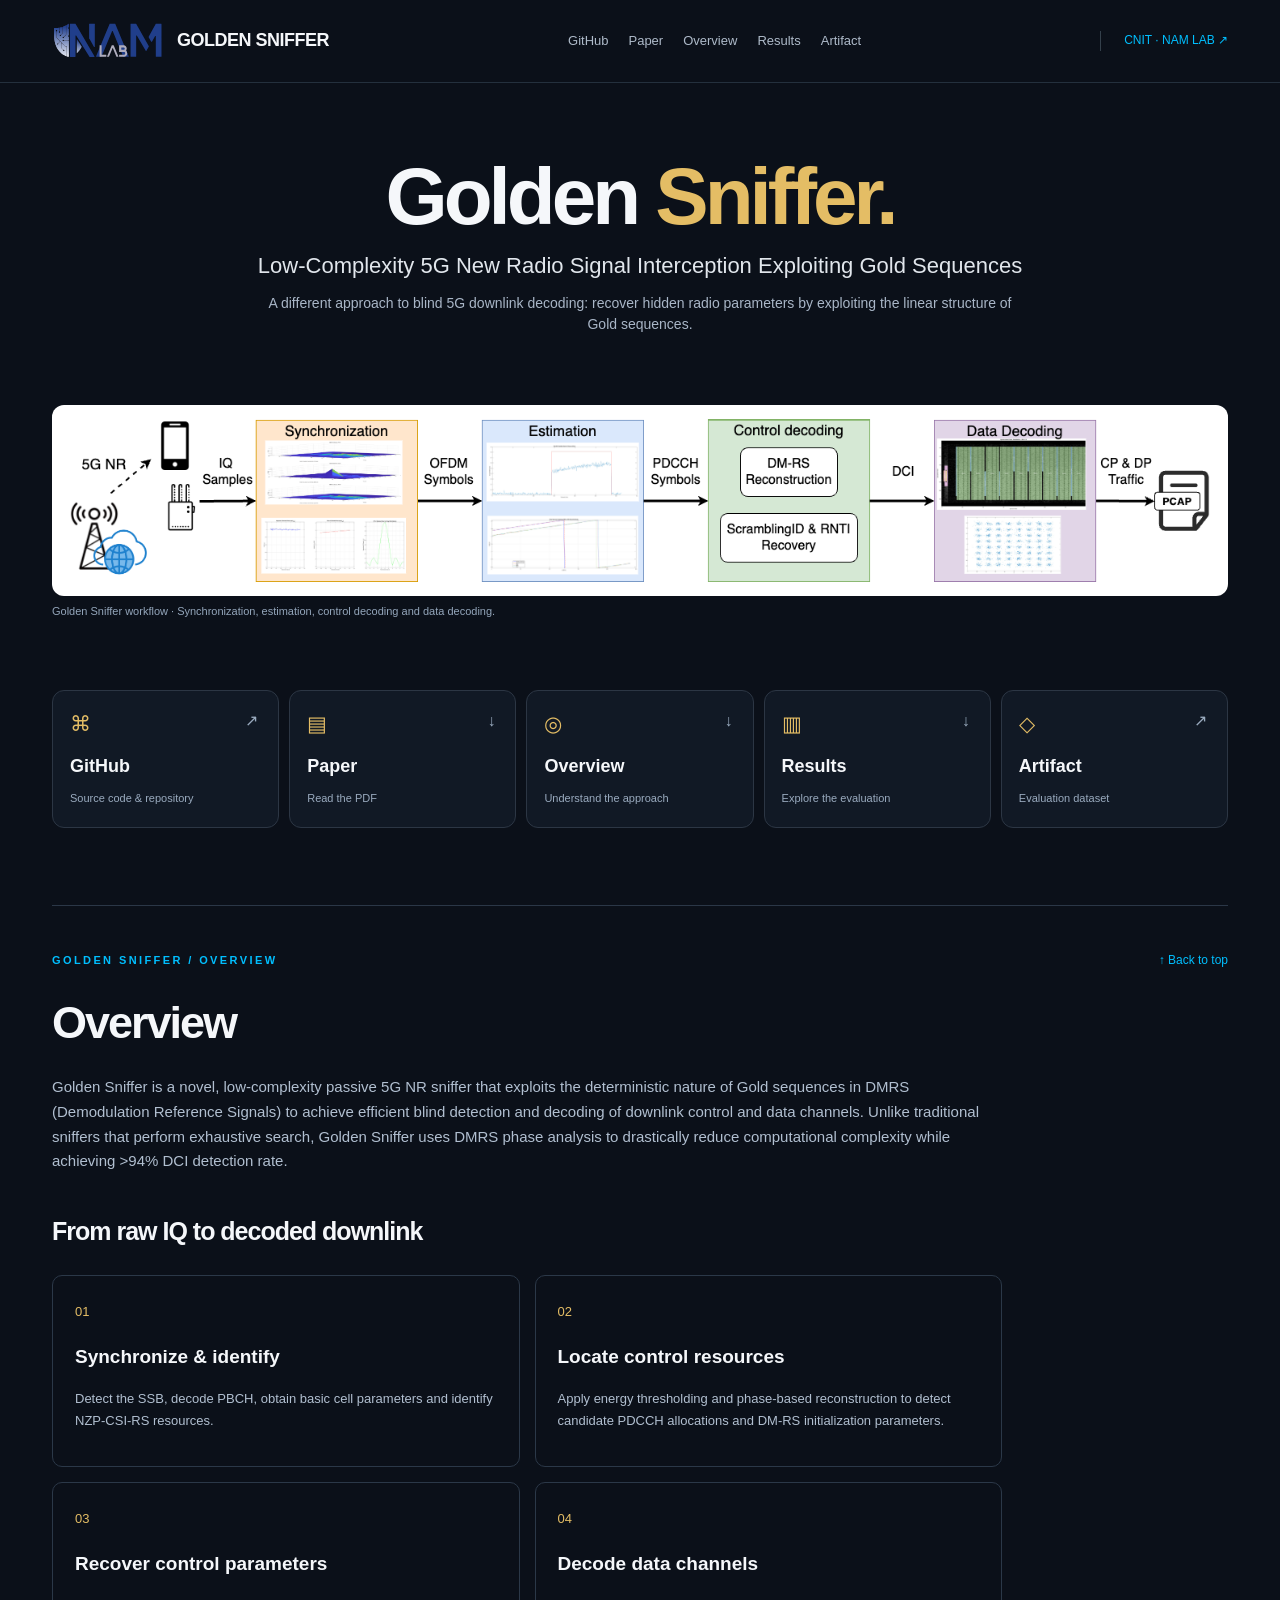
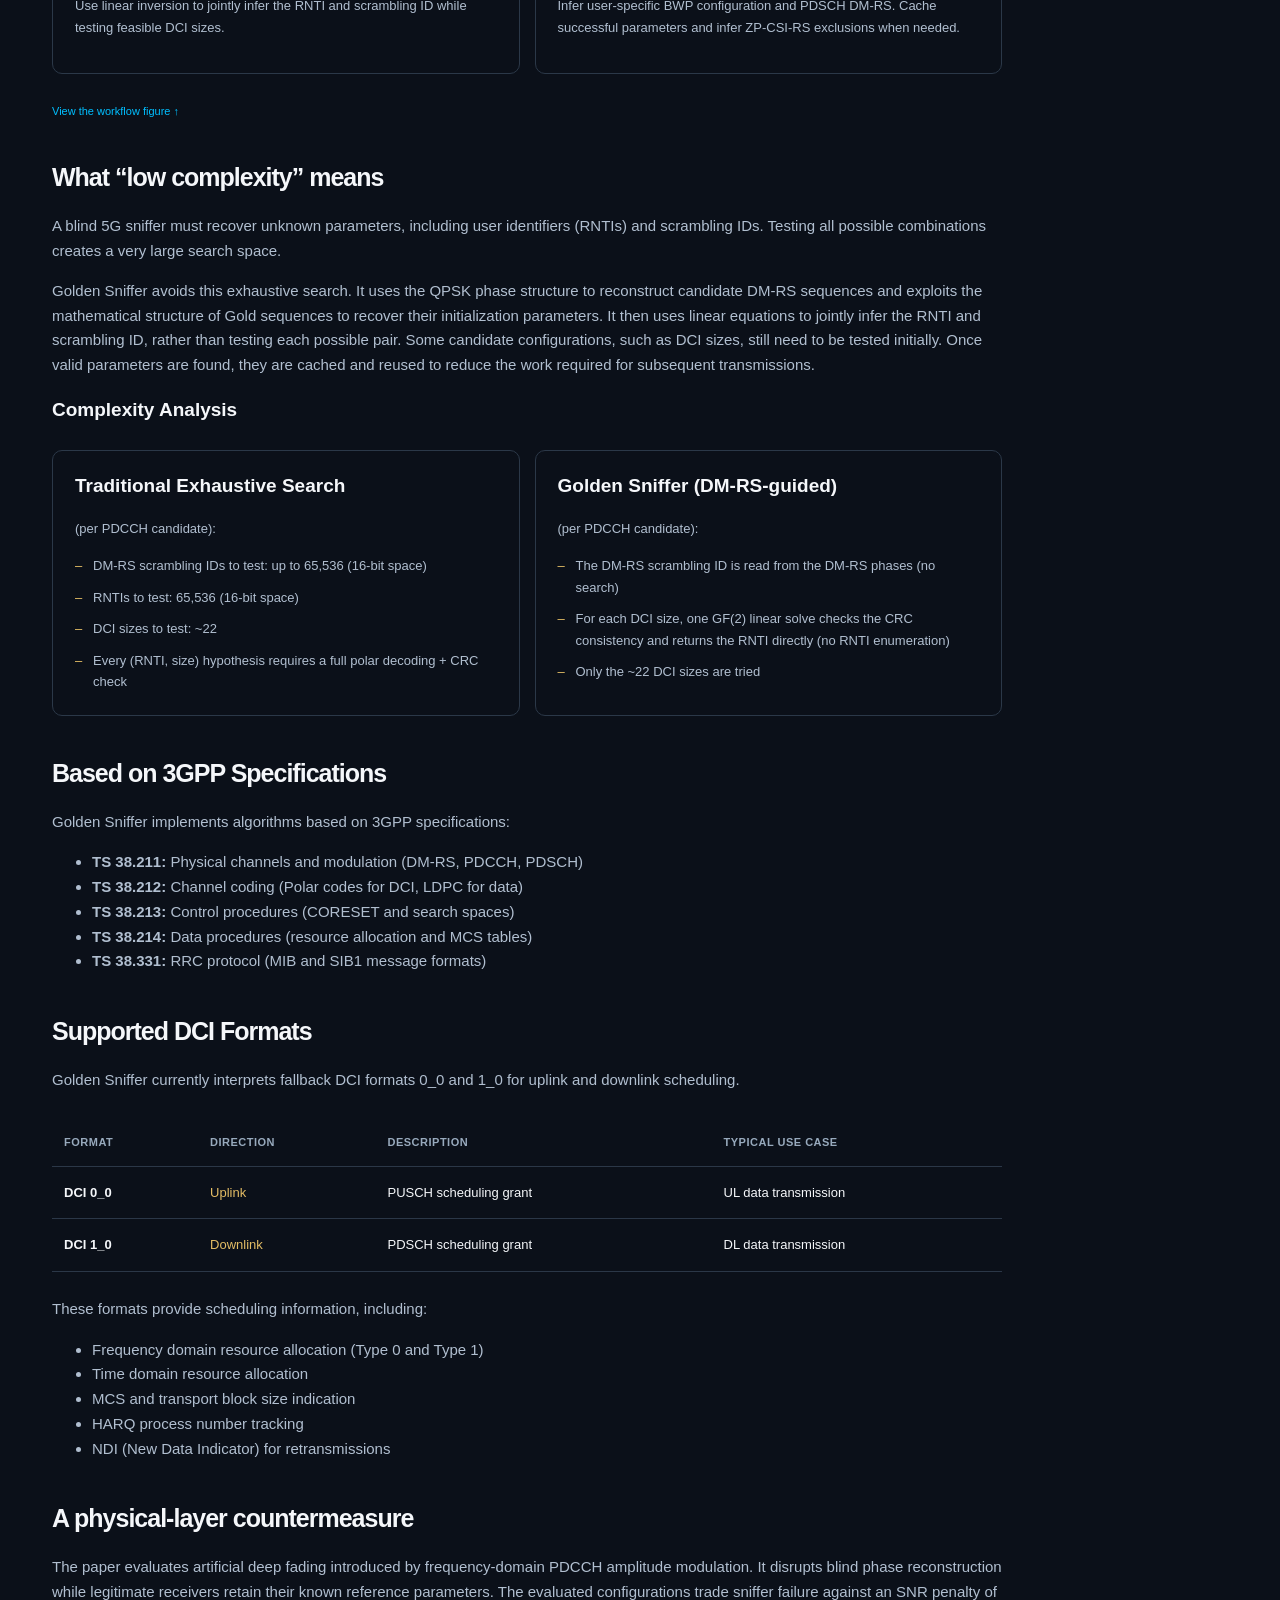
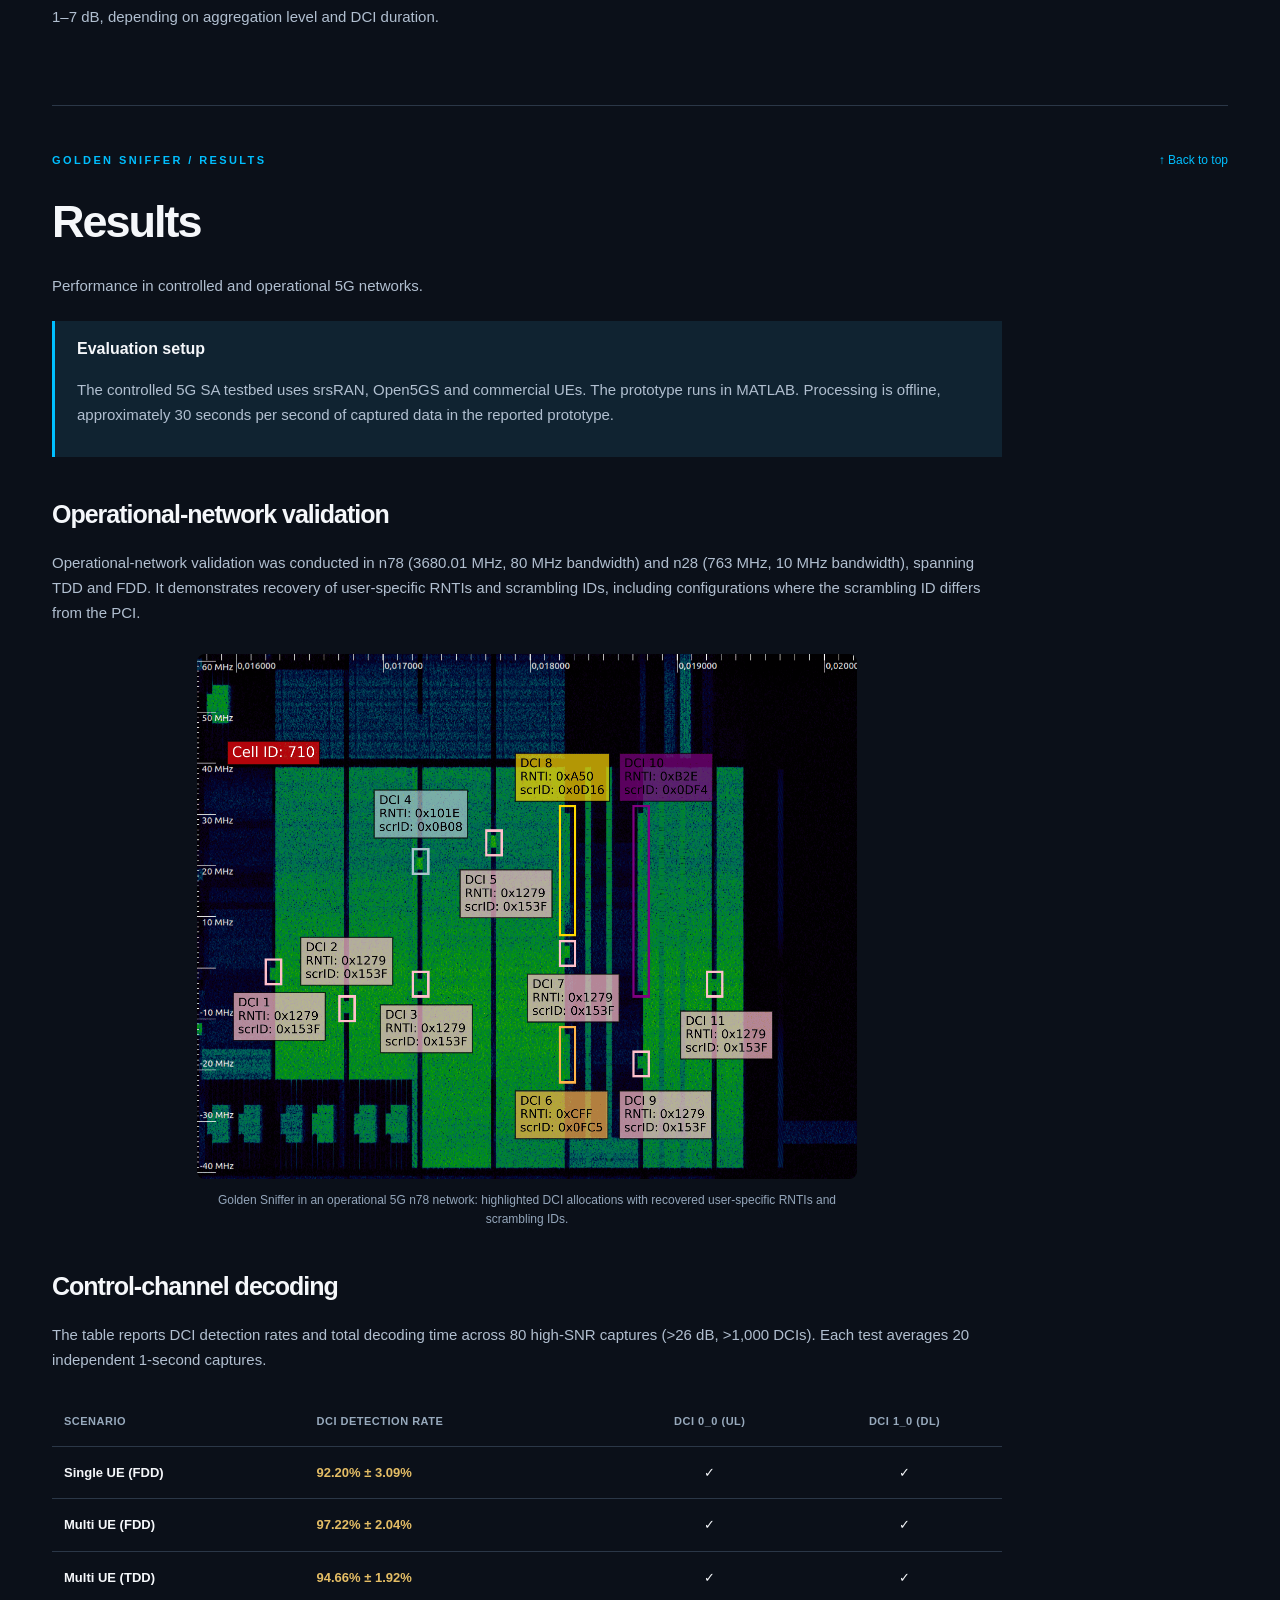
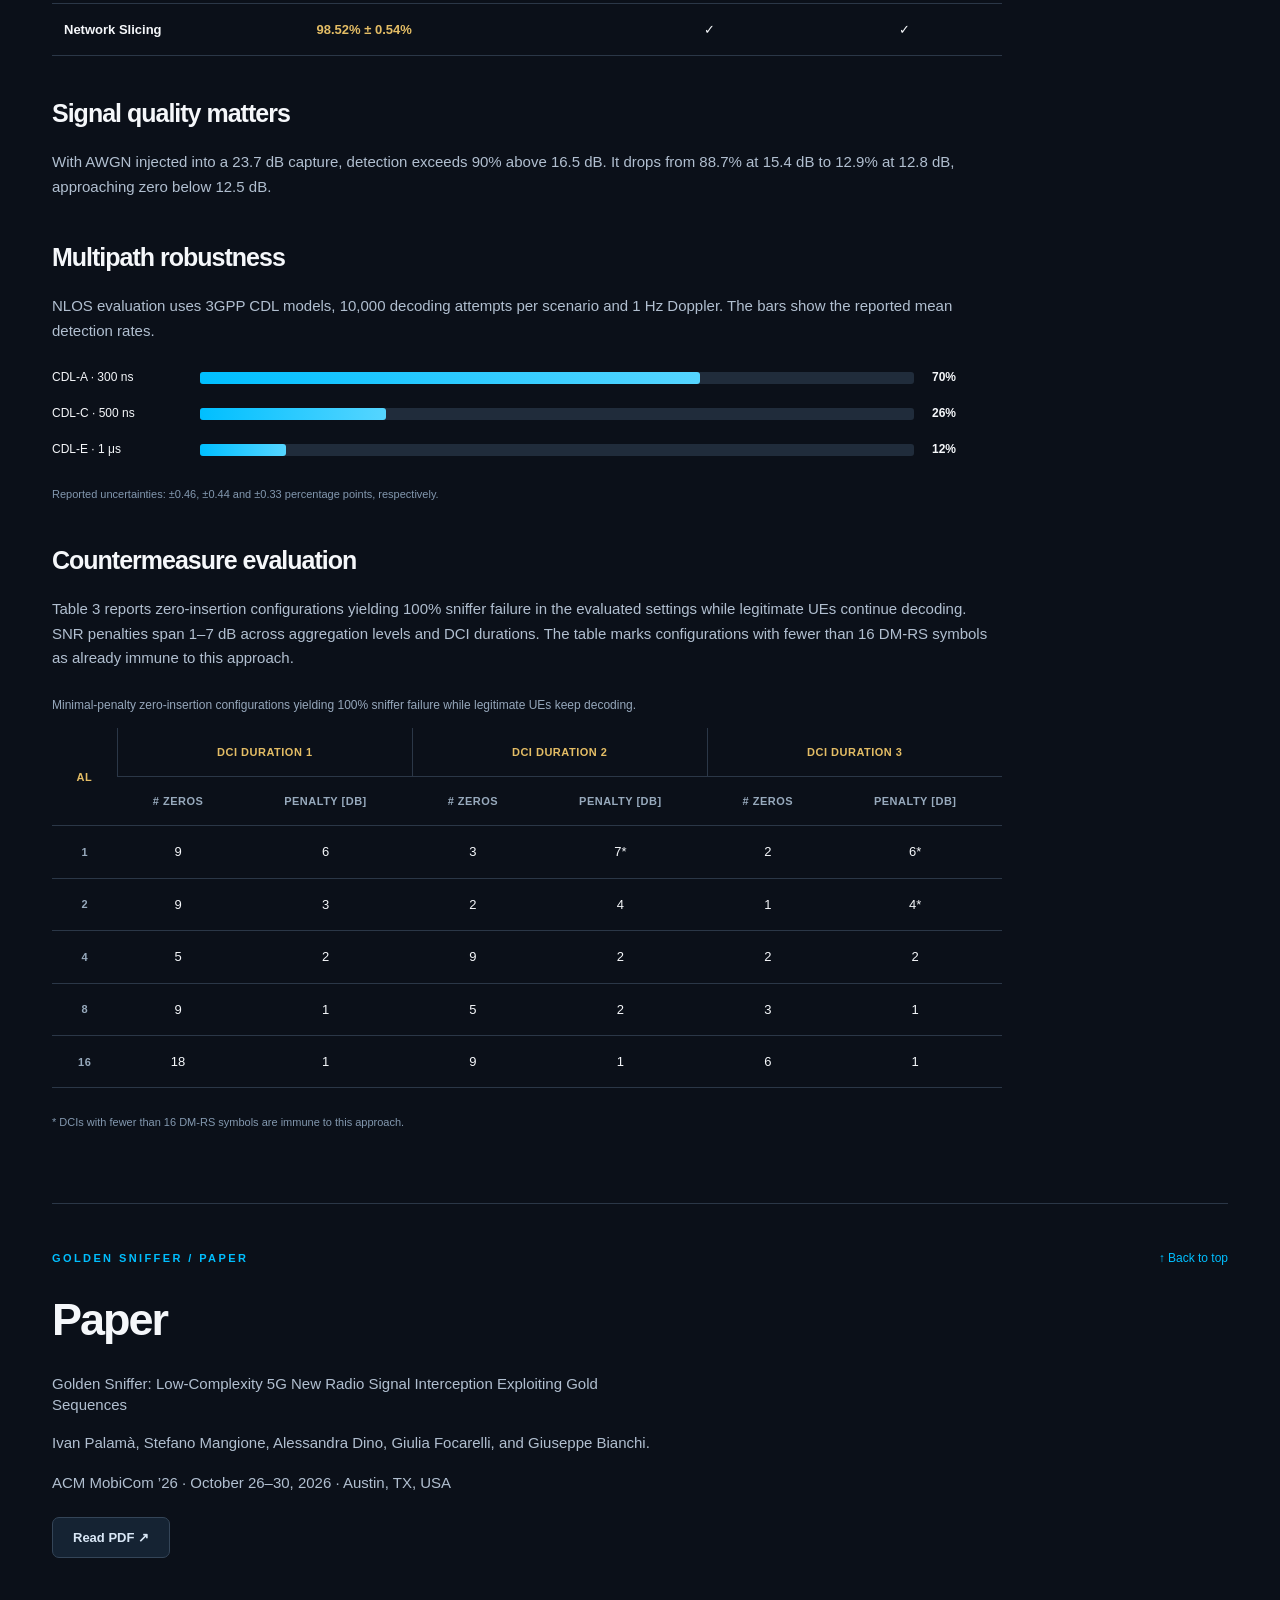
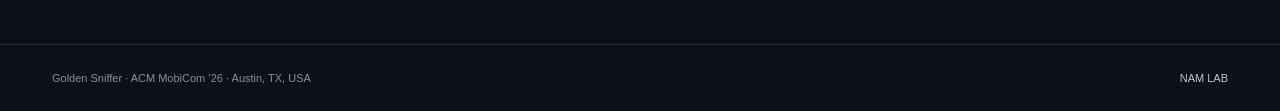
<file: docs/index.html>
<!doctype html><html lang="en"><head><meta charset="UTF-8"><meta name="viewport" content="width=device-width, initial-scale=1"><meta name="description" content="Golden Sniffer: Low-Complexity 5G New Radio Signal Interception Exploiting Gold Sequences. ACM MobiCom 2026 research project."><meta name="theme-color" content="#0b1019"><title>5G NR research · Golden Sniffer</title><link rel="stylesheet" href="style.css"><link rel="icon" href="nam-favicon.svg" type="image/svg+xml"></head><body><a class="skip" href="#main">Skip to content</a><header><div class="top"><a class="brand" href="#home"><img class="nam-logo" src="assets/nam-logo.svg" alt="NAM LAB" width="112" height="36"> GOLDEN SNIFFER</a><nav aria-label="Main navigation"><a href="https://github.com/5G-GoldenSniffer/5G-GoldenSniffer" target="_blank" rel="noopener">GitHub</a><a href="#paper">Paper</a><a href="#overview">Overview</a><a href="#results">Results</a><a href="https://zenodo.org/records/21678295" target="_blank" rel="noopener">Artifact</a></nav><a class="lab" href="https://nam.cnit.it/" target="_blank" rel="noopener">CNIT · NAM LAB ↗</a></div></header><main id="main" class="wrap"><div class="cover"><section class="hero" id="home"><div><h1>Golden<br><span>Sniffer.</span></h1><div class="lead">Low-Complexity 5G New Radio Signal Interception Exploiting Gold Sequences</div><p class="cover-intro">A different approach to blind 5G downlink decoding: recover hidden radio parameters by exploiting the linear structure of Gold sequences.</p></div></section><figure class="workflow-figure" id="workflow-figure"><a href="assets/sniffer5g-phases.png" target="_blank" rel="noopener" aria-label="Open full-size Golden Sniffer workflow"><img src="assets/sniffer5g-phases.png" width="1412" height="201" alt="Golden Sniffer workflow: IQ samples pass through synchronization, estimation, control decoding with DM-RS reconstruction and Scrambling ID and RNTI recovery, and data decoding to PCAP output."></a><figcaption>Golden Sniffer workflow · Synchronization, estimation, control decoding and data decoding.</figcaption></figure><section aria-label="Explore the project"><div class="sectionhead"><div class="eyebrow">Explore the project</div><p>Jump to a section below.</p></div><div class="launch"><a class="tile gold" href="https://github.com/5G-GoldenSniffer/5G-GoldenSniffer" target="_blank" rel="noopener"><span class="symbol" aria-hidden="true">⌘</span><span class="arrow" aria-hidden="true">↗</span><strong>GitHub</strong><small>Source code & repository</small></a><a class="tile gold" href="#paper"><span class="symbol" aria-hidden="true">▤</span><span class="arrow" aria-hidden="true">↓</span><strong>Paper</strong><small>Read the PDF</small></a><a class="tile gold" href="#overview"><span class="symbol" aria-hidden="true">◎</span><span class="arrow" aria-hidden="true">↓</span><strong>Overview</strong><small>Understand the approach</small></a><a class="tile gold" href="#results"><span class="symbol" aria-hidden="true">▥</span><span class="arrow" aria-hidden="true">↓</span><strong>Results</strong><small>Explore the evaluation</small></a><a class="tile gold" href="https://zenodo.org/records/21678295" target="_blank" rel="noopener"><span class="symbol" aria-hidden="true">◇</span><span class="arrow" aria-hidden="true">↗</span><strong>Artifact</strong><small>Evaluation dataset</small></a></div></section></div><section class="page-section" id="overview" aria-labelledby="overview-heading"><div class="section-label"><span class="eyebrow">Golden Sniffer / Overview</span><a href="#home">↑ Back to top</a></div><div class="article"><h2 class="section-title" id="overview-heading">Overview</h2><p>Golden Sniffer is a novel, low-complexity passive 5G NR sniffer that exploits the deterministic nature of Gold sequences in DMRS (Demodulation Reference Signals) to achieve efficient blind detection and decoding of downlink control and data channels. Unlike traditional sniffers that perform exhaustive search, Golden Sniffer uses DMRS phase analysis to drastically reduce computational complexity while achieving &gt;94% DCI detection rate.</p><h2>From raw IQ to decoded downlink</h2><div class="steps"><div class="step"><h3>Synchronize & identify</h3><p>Detect the SSB, decode PBCH, obtain basic cell parameters and identify NZP-CSI-RS resources.</p></div><div class="step"><h3>Locate control resources</h3><p>Apply energy thresholding and phase-based reconstruction to detect candidate PDCCH allocations and DM-RS initialization parameters.</p></div><div class="step"><h3>Recover control parameters</h3><p>Use linear inversion to jointly infer the RNTI and scrambling ID while testing feasible DCI sizes.</p></div><div class="step"><h3>Decode data channels</h3><p>Infer user-specific BWP configuration and PDSCH DM-RS. Cache successful parameters and infer ZP-CSI-RS exclusions when needed.</p></div></div><p class="source"><a href="#workflow-figure">View the workflow figure ↑</a></p><h2>What “low complexity” means</h2><p>A blind 5G sniffer must recover unknown parameters, including user identifiers (RNTIs) and scrambling IDs. Testing all possible combinations creates a very large search space.</p><p>Golden Sniffer avoids this exhaustive search. It uses the QPSK phase structure to reconstruct candidate DM-RS sequences and exploits the mathematical structure of Gold sequences to recover their initialization parameters. It then uses linear equations to jointly infer the RNTI and scrambling ID, rather than testing each possible pair. Some candidate configurations, such as DCI sizes, still need to be tested initially. Once valid parameters are found, they are cached and reused to reduce the work required for subsequent transmissions.</p><h3>Complexity Analysis</h3><div class="steps comparison-blocks"><div class="step comparison-block"><h3>Traditional Exhaustive Search</h3><p>(per PDCCH candidate):</p><ul><li>DM-RS scrambling IDs to test: up to 65,536 (16-bit space)</li><li>RNTIs to test: 65,536 (16-bit space)</li><li>DCI sizes to test: ~22</li><li>Every (RNTI, size) hypothesis requires a full polar decoding + CRC check</li></ul></div><div class="step comparison-block"><h3>Golden Sniffer (DM-RS-guided)</h3><p>(per PDCCH candidate):</p><ul><li>The DM-RS scrambling ID is read from the DM-RS phases (no search)</li><li>For each DCI size, one GF(2) linear solve checks the CRC consistency and returns the RNTI directly (no RNTI enumeration)</li><li>Only the ~22 DCI sizes are tried</li></ul></div></div><h2>Based on 3GPP Specifications</h2><p>Golden Sniffer implements algorithms based on 3GPP specifications:</p><ul><li><strong>TS 38.211:</strong> Physical channels and modulation (DM-RS, PDCCH, PDSCH)</li><li><strong>TS 38.212:</strong> Channel coding (Polar codes for DCI, LDPC for data)</li><li><strong>TS 38.213:</strong> Control procedures (CORESET and search spaces)</li><li><strong>TS 38.214:</strong> Data procedures (resource allocation and MCS tables)</li><li><strong>TS 38.331:</strong> RRC protocol (MIB and SIB1 message formats)</li></ul><h2>Supported DCI Formats</h2><p>Golden Sniffer currently interprets fallback DCI formats 0_0 and 1_0 for uplink and downlink scheduling.</p><div class="tablebox"><table><thead><tr><th scope="col">Format</th><th scope="col">Direction</th><th scope="col">Description</th><th scope="col">Typical Use Case</th></tr></thead><tbody><tr><td><strong>DCI 0_0</strong></td><td>Uplink</td><td>PUSCH scheduling grant</td><td>UL data transmission</td></tr><tr><td><strong>DCI 1_0</strong></td><td>Downlink</td><td>PDSCH scheduling grant</td><td>DL data transmission</td></tr></tbody></table></div><p>These formats provide scheduling information, including:</p><ul><li>Frequency domain resource allocation (Type 0 and Type 1)</li><li>Time domain resource allocation</li><li>MCS and transport block size indication</li><li>HARQ process number tracking</li><li>NDI (New Data Indicator) for retransmissions</li></ul><h2>A physical-layer countermeasure</h2><p>The paper evaluates artificial deep fading introduced by frequency-domain PDCCH amplitude modulation. It disrupts blind phase reconstruction while legitimate receivers retain their known reference parameters. The evaluated configurations trade sniffer failure against an SNR penalty of 1–7 dB, depending on aggregation level and DCI duration.</p></div></section><section class="page-section" id="results" aria-labelledby="results-heading"><div class="section-label"><span class="eyebrow">Golden Sniffer / Results</span><a href="#home">↑ Back to top</a></div><div class="article"><h2 class="section-title" id="results-heading">Results</h2><p class="lead">Performance in controlled and operational 5G networks.</p><div class="note"><strong>Evaluation setup</strong><p>The controlled 5G SA testbed uses srsRAN, Open5GS and commercial UEs. The prototype runs in MATLAB. Processing is offline, approximately 30 seconds per second of captured data in the reported prototype.</p></div><h2>Operational-network validation</h2><p>Operational-network validation was conducted in n78 (3680.01 MHz, 80 MHz bandwidth) and n28 (763 MHz, 10 MHz bandwidth), spanning TDD and FDD. It demonstrates recovery of user-specific RNTIs and scrambling IDs, including configurations where the scrambling ID differs from the PCI.</p><figure class="result-figure"><a href="assets/dci-commercial-network.png" target="_blank" rel="noopener" aria-label="Open the commercial-network DCI capture at full size"><img src="assets/dci-commercial-network.png" width="1920" height="1280" loading="lazy" alt="Commercial 5G n78 capture, Cell ID 710, with highlighted DCI allocations and recovered user-specific RNTIs and scrambling IDs."></a><figcaption>Golden Sniffer in an operational 5G n78 network: highlighted DCI allocations with recovered user-specific RNTIs and scrambling IDs.</figcaption></figure><h2>Control-channel decoding</h2><p>The table reports DCI detection rates and total decoding time across 80 high-SNR captures (&gt;26 dB, &gt;1,000 DCIs). Each test averages 20 independent 1-second captures.</p><div class="tablebox"><table class="performance-table"><thead><tr><th scope="col">Scenario</th><th scope="col">DCI Detection Rate</th><th scope="col">DCI 0_0 (UL)</th><th scope="col">DCI 1_0 (DL)</th></tr></thead><tbody><tr><td><strong>Single UE (FDD)</strong></td><td><strong>92.20% ± 3.09%</strong></td><td>✓</td><td>✓</td></tr><tr><td><strong>Multi UE (FDD)</strong></td><td><strong>97.22% ± 2.04%</strong></td><td>✓</td><td>✓</td></tr><tr><td><strong>Multi UE (TDD)</strong></td><td><strong>94.66% ± 1.92%</strong></td><td>✓</td><td>✓</td></tr><tr><td><strong>Network Slicing</strong></td><td><strong>98.52% ± 0.54%</strong></td><td>✓</td><td>✓</td></tr></tbody></table></div><h2>Signal quality matters</h2><p>With AWGN injected into a 23.7 dB capture, detection exceeds 90% above 16.5 dB. It drops from 88.7% at 15.4 dB to 12.9% at 12.8 dB, approaching zero below 12.5 dB.</p><h2>Multipath robustness</h2><p>NLOS evaluation uses 3GPP CDL models, 10,000 decoding attempts per scenario and 1 Hz Doppler. The bars show the reported mean detection rates.</p><div class="bars" role="img" aria-label="NLOS DCI detection rates: CDL-A 300 nanoseconds, 70 plus or minus 0.46 percent; CDL-C 500 nanoseconds, 26 plus or minus 0.44 percent; CDL-E 1 microsecond, 12 plus or minus 0.33 percent."><div class="barrow"><span>CDL-A · 300 ns</span><div class="track"><div class="fill" style="width:70%"></div></div><strong>70%</strong></div><div class="barrow"><span>CDL-C · 500 ns</span><div class="track"><div class="fill" style="width:26%"></div></div><strong>26%</strong></div><div class="barrow"><span>CDL-E · 1 μs</span><div class="track"><div class="fill" style="width:12%"></div></div><strong>12%</strong></div></div><p class="source">Reported uncertainties: ±0.46, ±0.44 and ±0.33 percentage points, respectively.</p><h2>Countermeasure evaluation</h2><p>Table 3 reports zero-insertion configurations yielding 100% sniffer failure in the evaluated settings while legitimate UEs continue decoding. SNR penalties span 1–7 dB across aggregation levels and DCI durations. The table marks configurations with fewer than 16 DM-RS symbols as already immune to this approach.</p><div class="tablebox"><table class="countermeasure-table"><caption>Minimal-penalty zero-insertion configurations yielding 100% sniffer failure while legitimate UEs keep decoding.</caption><thead><tr><th rowspan="2" scope="col">AL</th><th colspan="2" scope="colgroup">DCI duration 1</th><th colspan="2" scope="colgroup">DCI duration 2</th><th colspan="2" scope="colgroup">DCI duration 3</th></tr><tr><th scope="col"># Zeros</th><th scope="col">Penalty [dB]</th><th scope="col"># Zeros</th><th scope="col">Penalty [dB]</th><th scope="col"># Zeros</th><th scope="col">Penalty [dB]</th></tr></thead><tbody><tr><th scope="row">1</th><td>9</td><td>6</td><td>3</td><td>7*</td><td>2</td><td>6*</td></tr><tr><th scope="row">2</th><td>9</td><td>3</td><td>2</td><td>4</td><td>1</td><td>4*</td></tr><tr><th scope="row">4</th><td>5</td><td>2</td><td>9</td><td>2</td><td>2</td><td>2</td></tr><tr><th scope="row">8</th><td>9</td><td>1</td><td>5</td><td>2</td><td>3</td><td>1</td></tr><tr><th scope="row">16</th><td>18</td><td>1</td><td>9</td><td>1</td><td>6</td><td>1</td></tr></tbody></table></div><p class="source">* DCIs with fewer than 16 DM-RS symbols are immune to this approach.</p></div></section><section class="page-section" id="paper" aria-labelledby="paper-heading"><div class="section-label"><span class="eyebrow">Golden Sniffer / Paper</span><a href="#home">↑ Back to top</a></div><div class="article"><h2 class="section-title" id="paper-heading">Paper</h2><p class="lead">Golden Sniffer: Low-Complexity 5G New Radio Signal Interception Exploiting Gold Sequences</p><p>Ivan Palamà, Stefano Mangione, Alessandra Dino, Giulia Focarelli, and Giuseppe Bianchi.</p><p>ACM MobiCom ’26 · October 26–30, 2026 · Austin, TX, USA</p><a class="btn secondary" href="assets/golden-sniffer.pdf" target="_blank" rel="noopener">Read PDF ↗</a></div></section></main><footer><div class="foot"><span>Golden Sniffer · ACM MobiCom ’26 · Austin, TX, USA</span><span><a href="https://nam.cnit.it/">NAM LAB</a></span></div></footer></body></html>
</file>
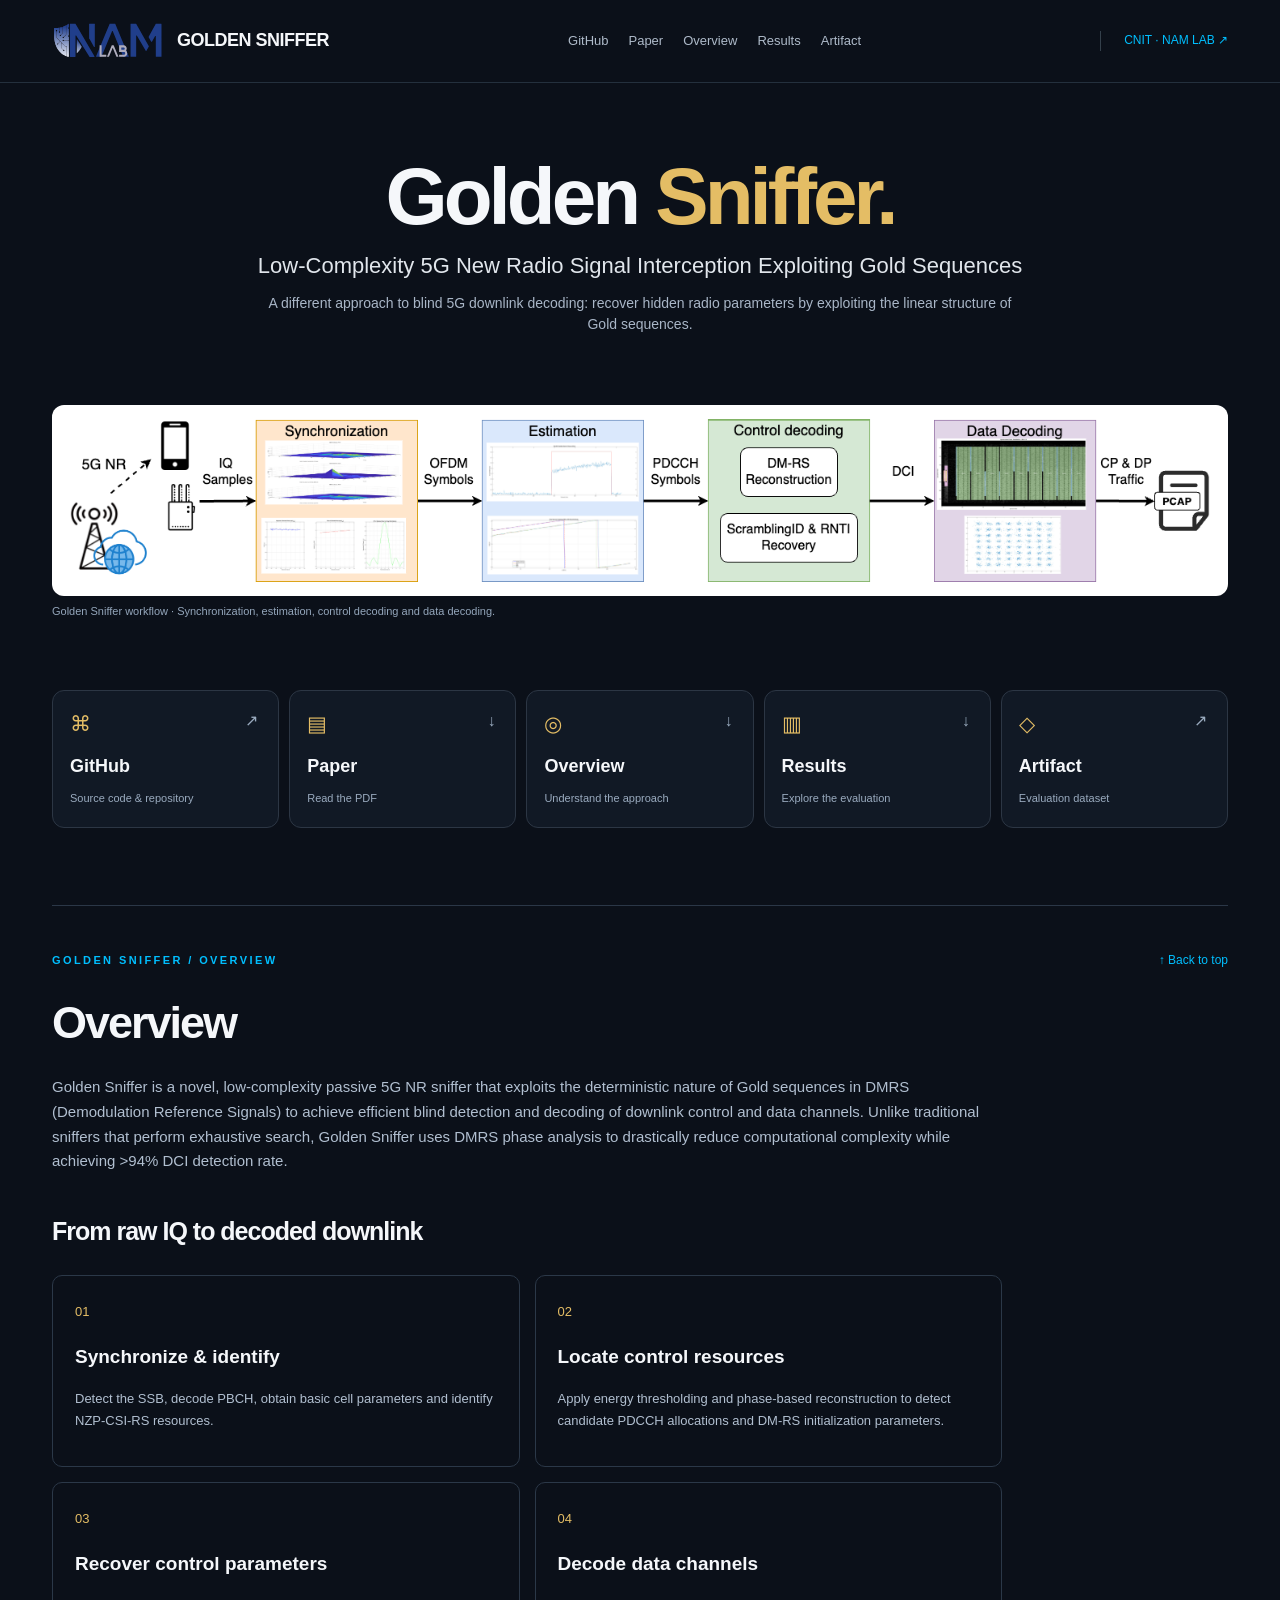
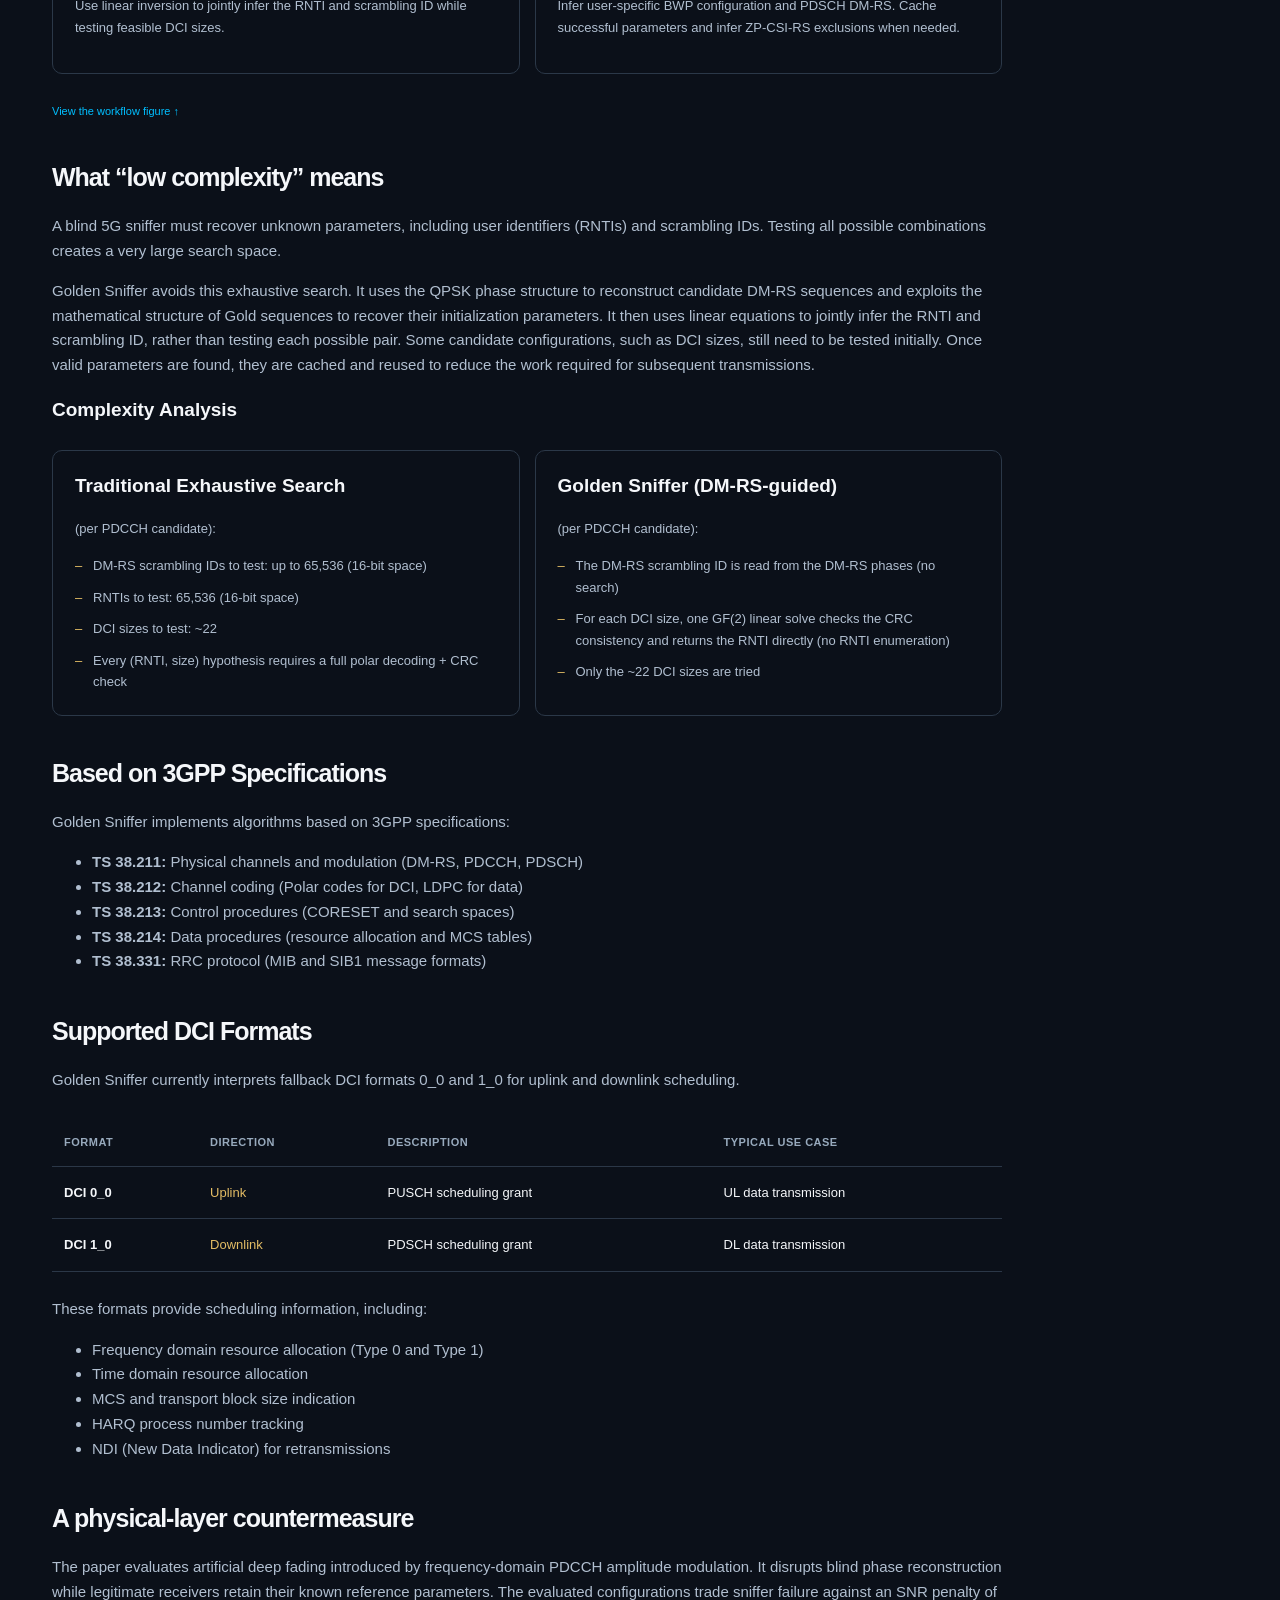
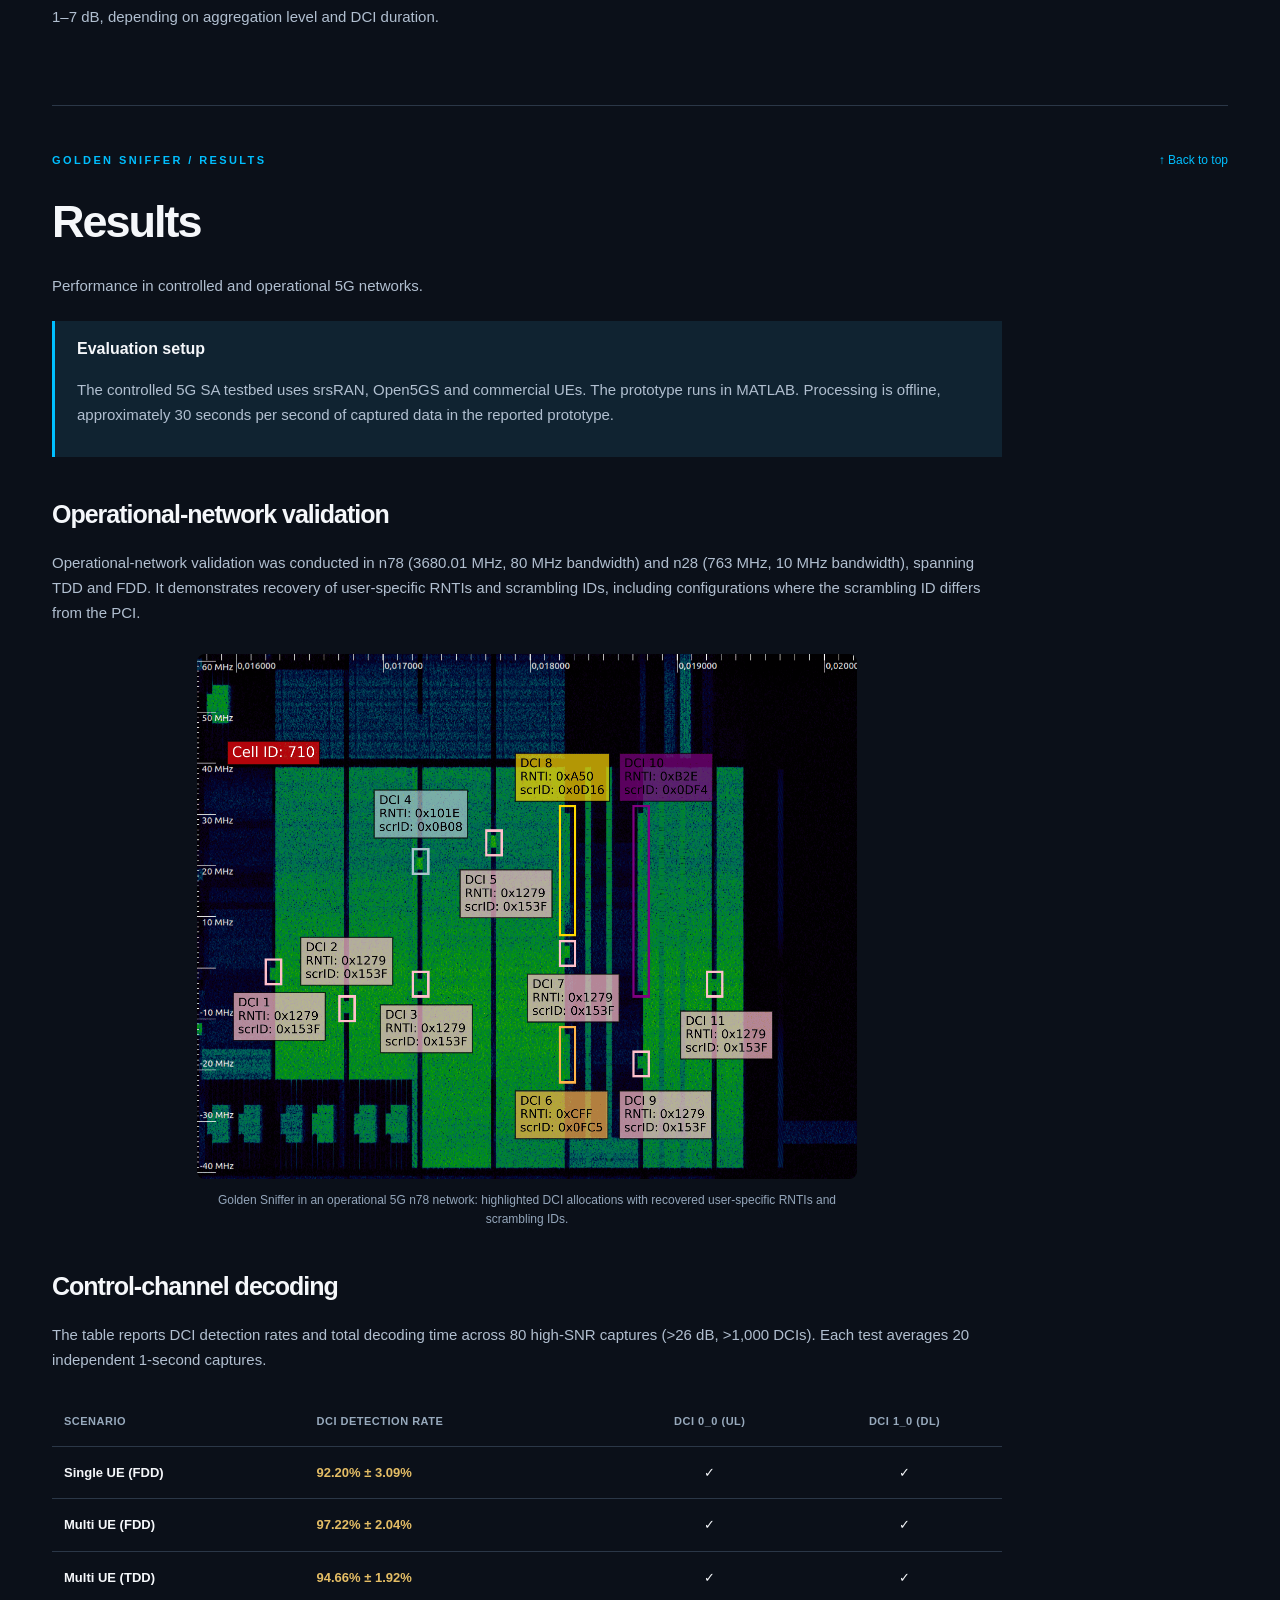
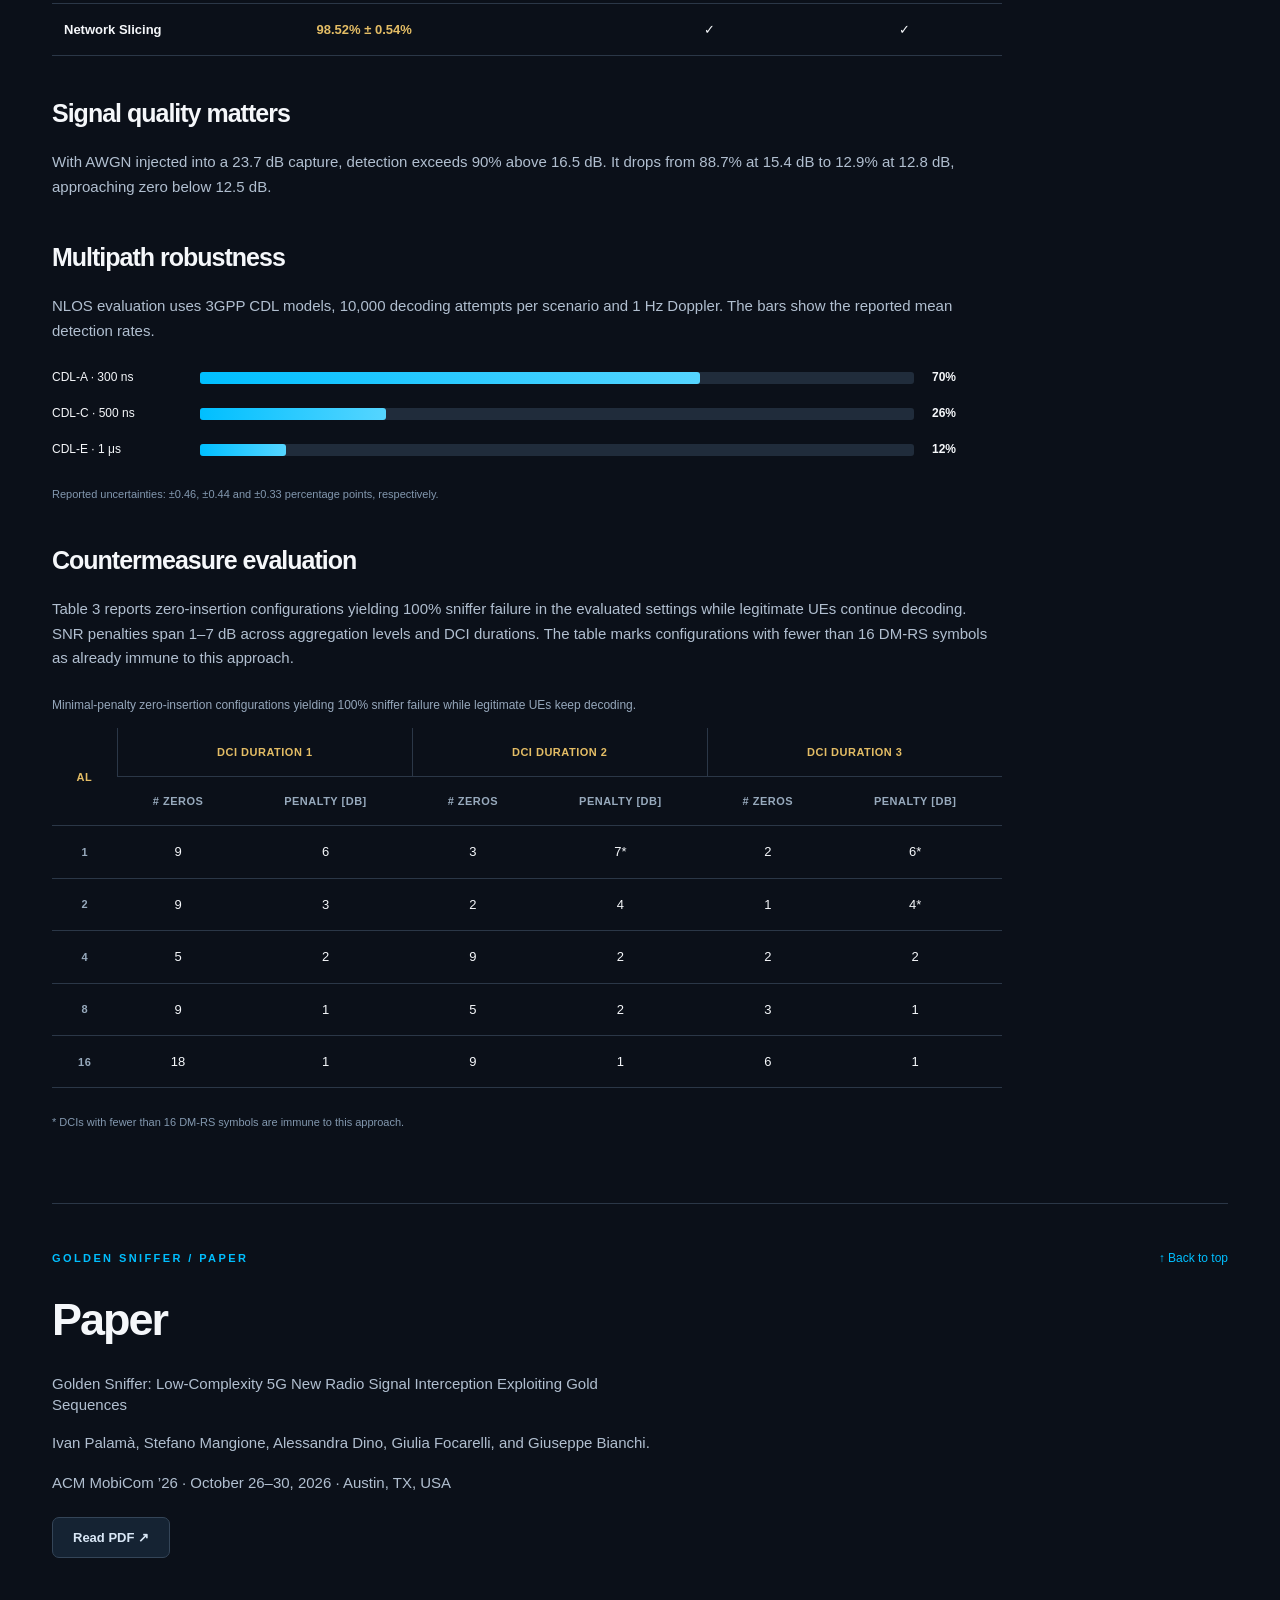
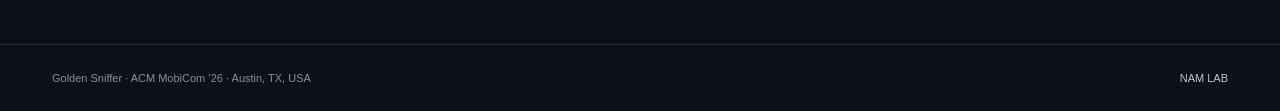
<file: docs/overview.html>
<!doctype html><html lang="en"><head><meta charset="utf-8"><meta name="viewport" content="width=device-width, initial-scale=1"><meta http-equiv="refresh" content="0;url=index.html#overview"><title>Overview · Golden Sniffer</title></head><body><a href="index.html#overview">Continue to Overview</a></body></html>
</file>
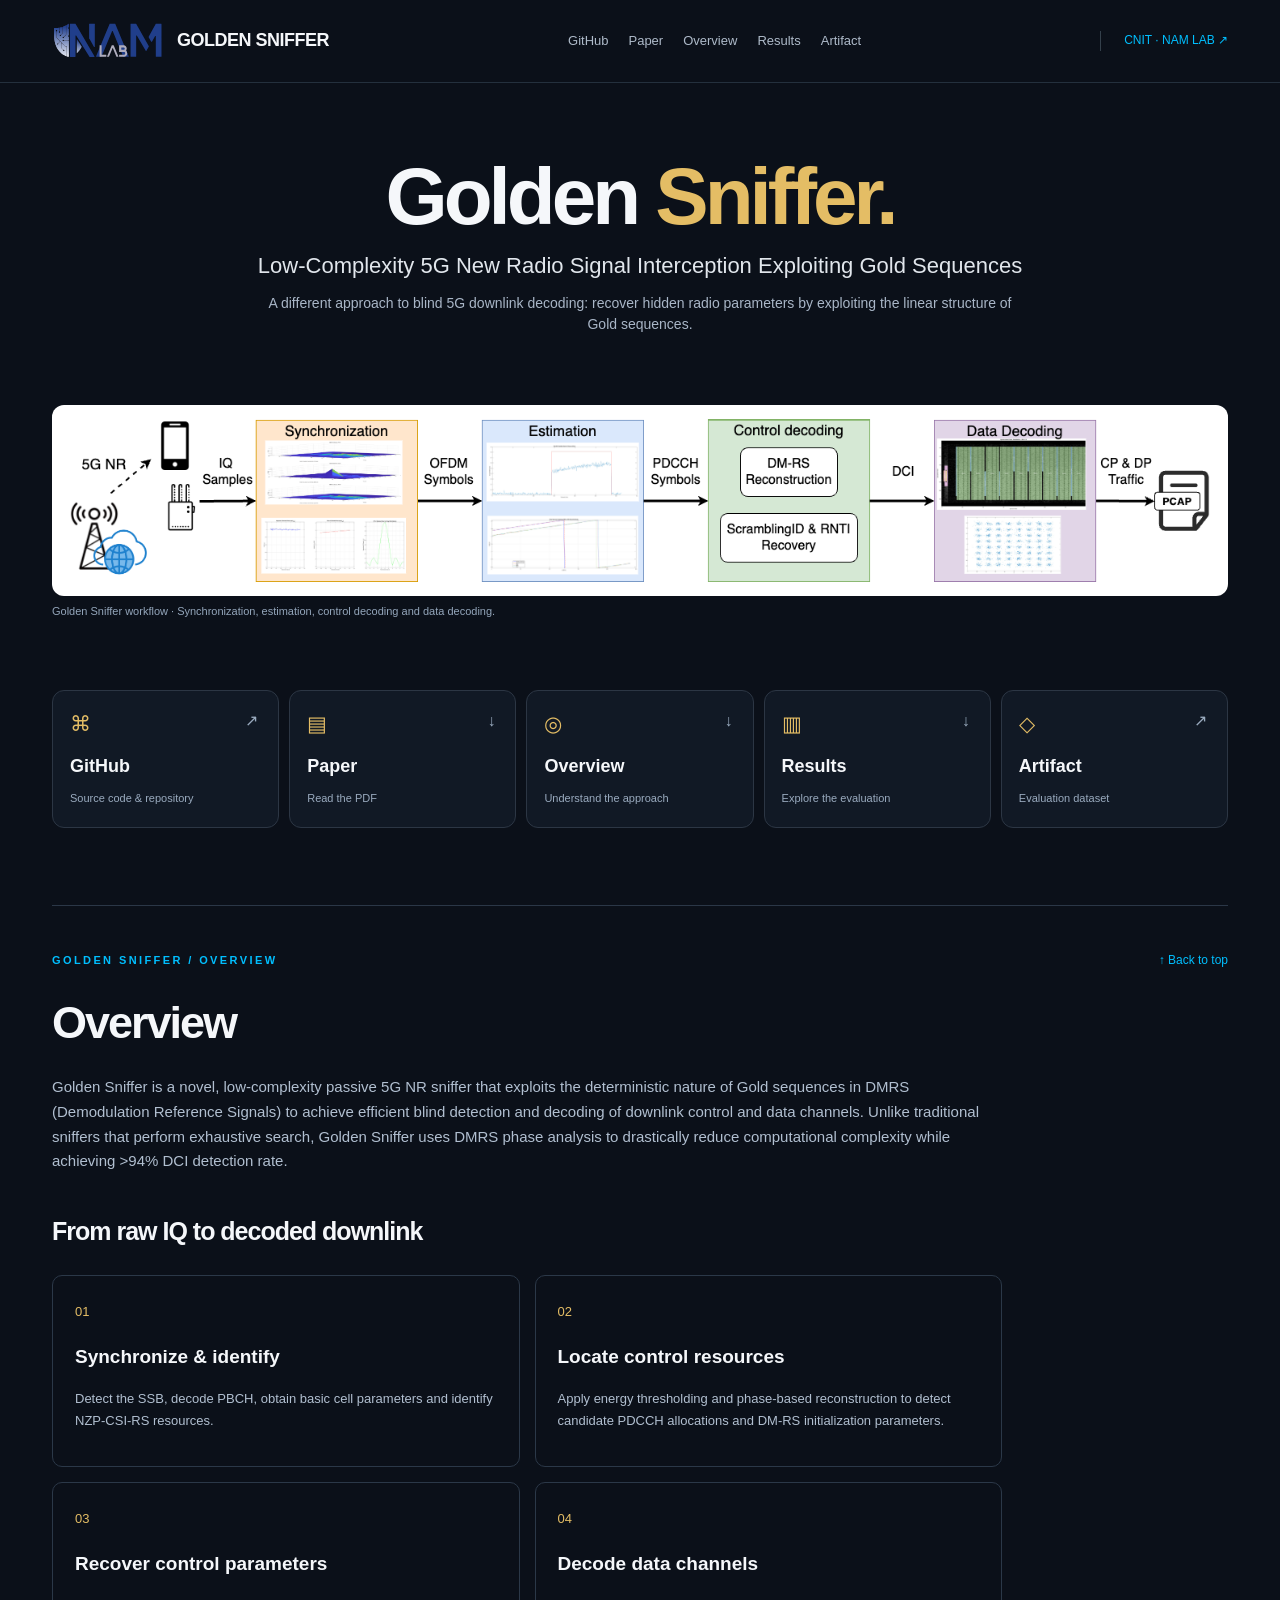
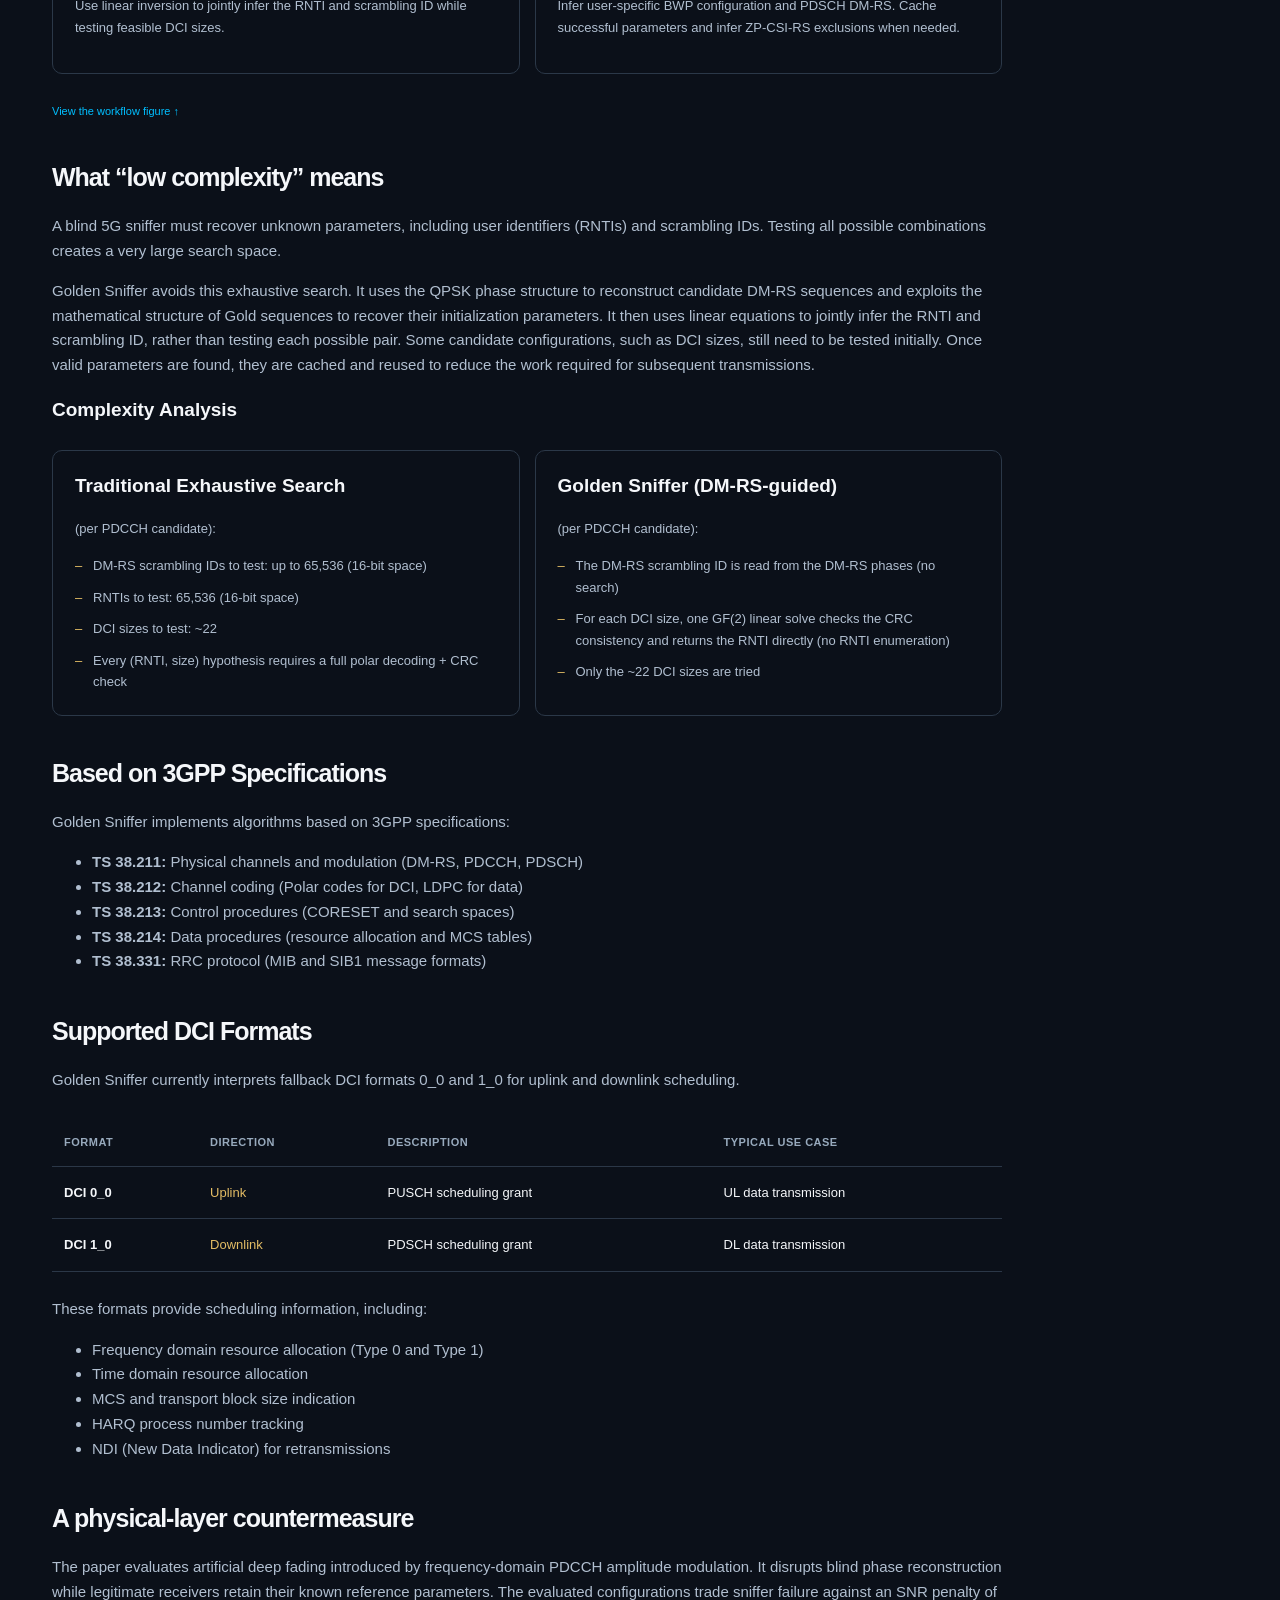
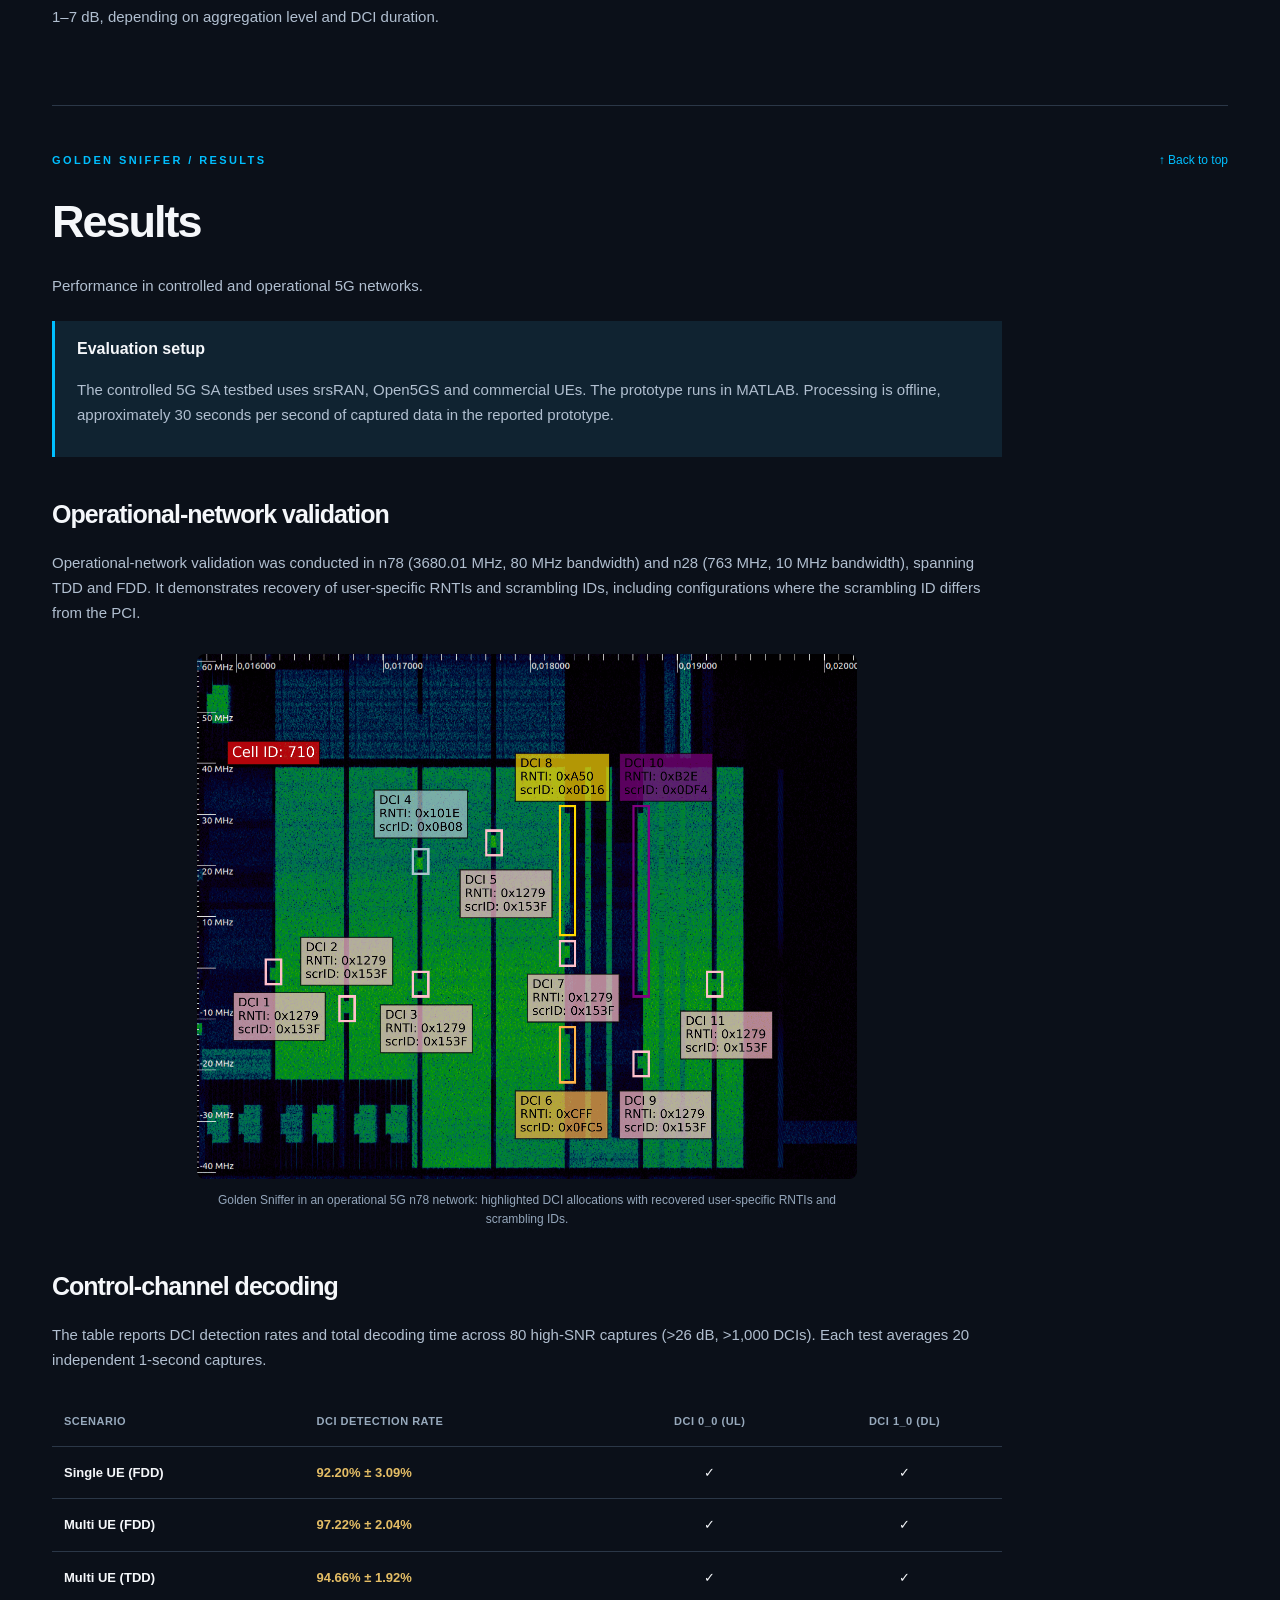
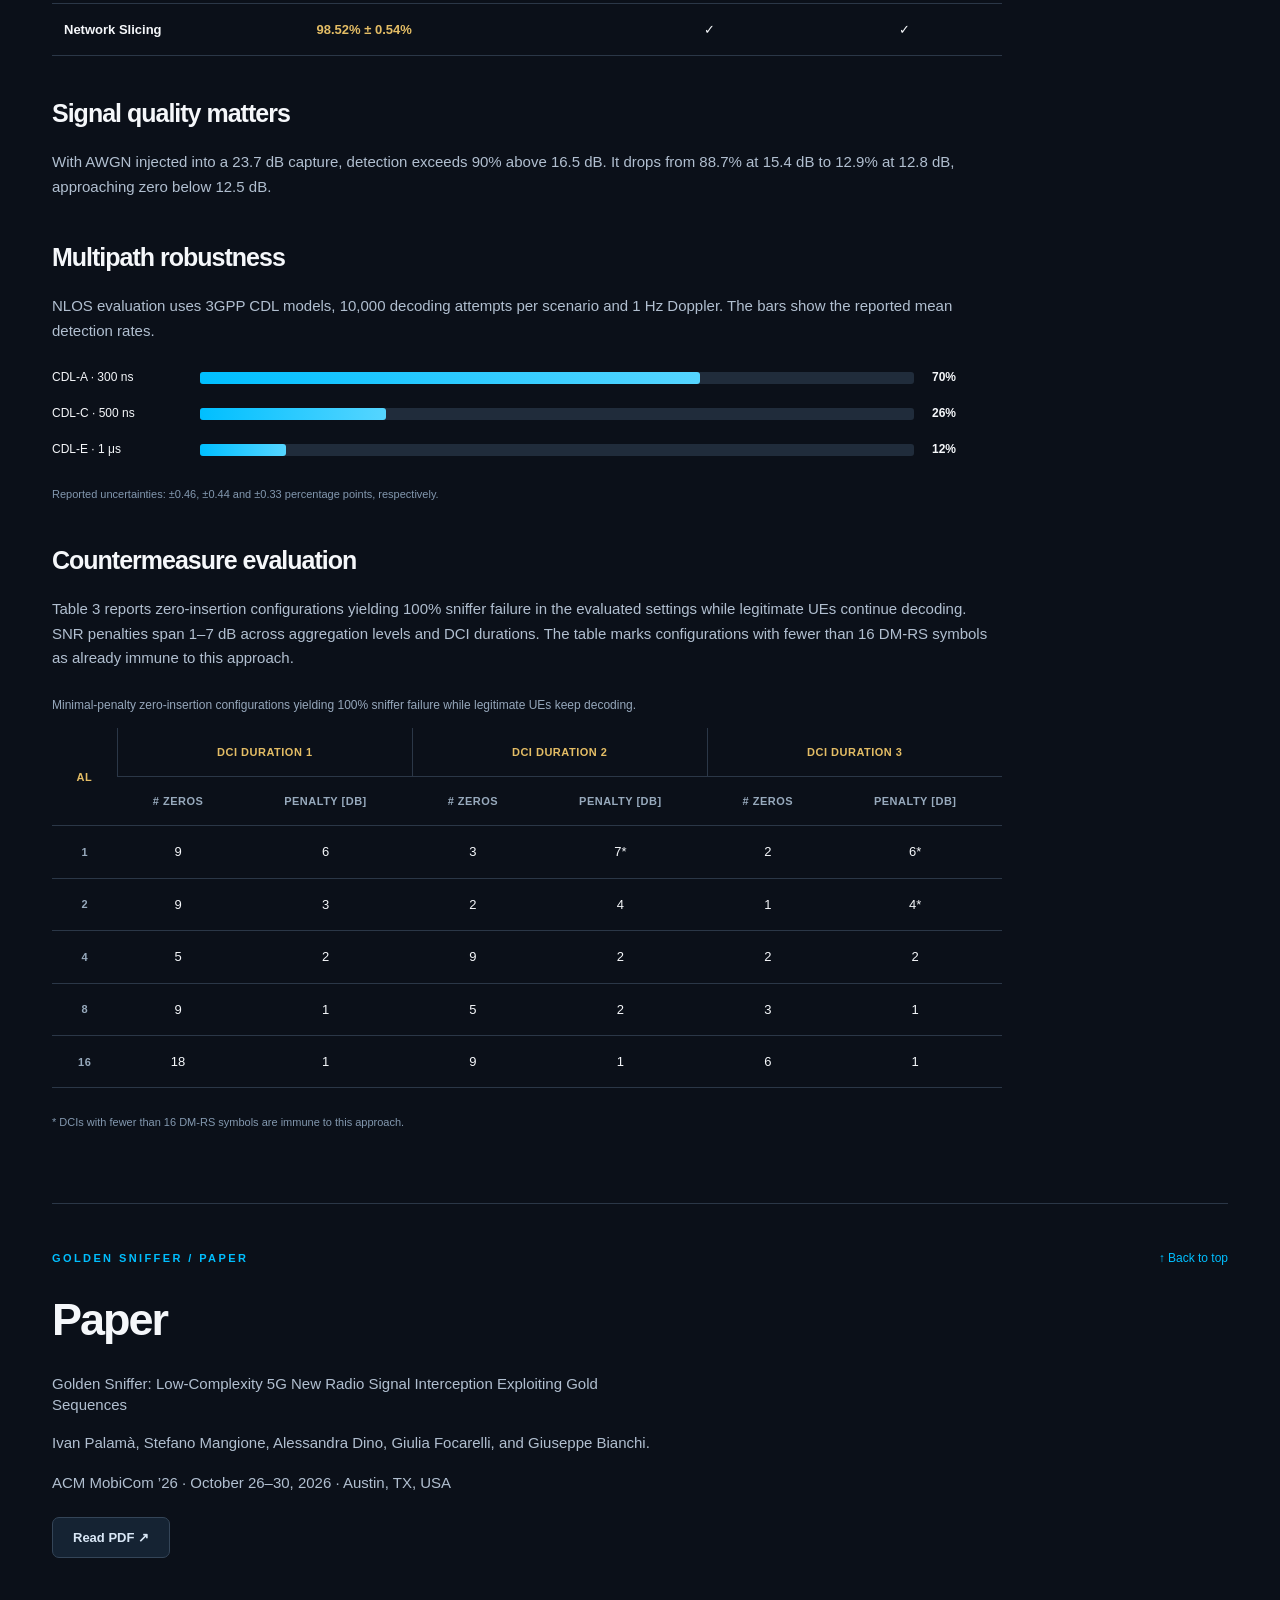
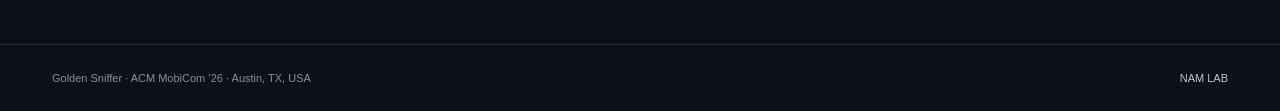
<file: docs/results.html>
<!doctype html><html lang="en"><head><meta charset="utf-8"><meta name="viewport" content="width=device-width, initial-scale=1"><meta http-equiv="refresh" content="0;url=index.html#results"><title>Results · Golden Sniffer</title></head><body><a href="index.html#results">Continue to Results</a></body></html>
</file>
<file: docs/style.css>
*{box-sizing:border-box}html{scroll-behavior:smooth}body{margin:0;background:#0b1019;color:#f5f7fa;font-family:Arial,Helvetica,sans-serif;line-height:1.65}a{color:inherit;text-decoration:none}a:focus-visible,button:focus-visible{outline:3px solid #00bfff;outline-offset:5px}header{border-bottom:1px solid #24303d}.top{max-width:1240px;margin:auto;padding:23px 32px;display:flex;align-items:center;justify-content:space-between;gap:20px}.brand{font-size:18px;font-weight:700;letter-spacing:-.5px;display:flex;align-items:center;gap:12px}.mark{color:#e4bd65;font-size:29px}nav{display:flex;gap:28px;font-size:13px;color:#aebac9}nav a:hover,nav a[aria-current=page]{color:#00bfff}.lab{font-size:12px;border-left:1px solid #34404b;padding-left:23px;color:#00bfff}.wrap{max-width:1240px;margin:auto;padding:0 32px}.hero{position:relative;display:grid;grid-template-columns:1.3fr 1fr;align-items:center;gap:44px;padding-top:70px;padding-bottom:55px}.eyebrow{text-transform:uppercase;letter-spacing:2.4px;font-size:11px;color:#00bfff;font-weight:700}.tag{border:1px solid #354353;border-radius:30px;padding:7px 13px;display:inline-block;font-size:11px;letter-spacing:1.5px;color:#b8c7d9}.tag b{color:#e4bd65}h1{font-size:clamp(52px,7vw,90px);letter-spacing:-5px;line-height:1.02;margin:24px 0}h1 span{color:#e4bd65}h2{font-size:30px;line-height:1.25;letter-spacing:-1px}h3{font-size:19px;line-height:1.35}.lead{font-size:21px;line-height:1.45;max-width:580px;color:#e1e6ec}.muted,p{color:#a9b6c7}.hero p{max-width:550px;font-size:15px}.visual{position:relative;min-height:320px;display:flex;align-items:center;justify-content:center;background:radial-gradient(ellipse,#0a30444d,transparent 68%)}.visual svg{width:100%;max-width:450px}.visual small{position:absolute;bottom:0;left:0;right:0;text-align:center;color:#77889c;font-size:10px;letter-spacing:1px}.sectionhead{display:flex;justify-content:space-between;align-items:center;margin:5px 0 20px}.sectionhead p{font-size:12px}.launch{display:grid;grid-template-columns:repeat(5,1fr);gap:12px;padding-bottom:55px}.tile{border:1px solid #2c3644;background:#111925;border-radius:12px;min-height:164px;padding:23px;position:relative;transition:transform .2s,border-color .2s,background .2s}.tile:hover{transform:translateY(-5px);border-color:#00bfff;background:#152334}.tile.gold{border-color:#826c3e;background:#211e18}.tile .symbol{font-size:22px;color:#00bfff}.tile.gold .symbol{color:#e4bd65}.tile strong{display:block;font-size:20px;margin:17px 0 3px}.tile small{color:#9aabbf;font-size:12px}.arrow{position:absolute;right:20px;top:21px;color:#9aabbf}.bottomgrid{display:grid;grid-template-columns:1.5fr 1fr;gap:70px;padding:35px 0 45px;border-top:1px solid #263240}.bottomgrid p{font-size:14px}.authors{font-size:13px;color:#c7d0dc;line-height:2}.affil{font-size:11px;color:#8595a9;margin-top:10px}footer{border-top:1px solid #24303d;margin-top:20px}.foot{max-width:1240px;margin:auto;padding:24px 32px;display:flex;justify-content:space-between;gap:20px;color:#8191a5;font-size:11px}.foot a{color:#b7c5d6}.docs{display:grid;grid-template-columns:210px minmax(0,1fr);gap:65px;padding-top:40px;padding-bottom:70px}.side{font-size:13px}.side a{display:block;padding:10px 15px;border-left:1px solid #2a3749;color:#99aabd}.side a[aria-current=page]{border-left:2px solid #e4bd65;color:#e4bd65;background:#e4bd6509}.homeback{display:inline-block;font-size:13px;color:#00bfff;margin-bottom:22px}.article{max-width:880px;min-width:0}.article h1{font-size:52px;letter-spacing:-2px;margin:18px 0 25px}.article h2{margin-top:42px;font-size:26px}.article p,.article li{font-size:15px;color:#b1bfd0}.note{border-left:3px solid #00bfff;padding:15px 22px;background:#102331;margin:25px 0}.source{font-size:11px!important;color:#8398af!important}.steps{counter-reset:steps;display:grid;grid-template-columns:1fr 1fr;gap:15px;margin:28px 0}.step{border:1px solid #2b3848;border-radius:10px;padding:22px}.step:before{counter-increment:steps;content:'0' counter(steps);color:#e4bd65;font-size:13px}.step p{font-size:13px}.tablebox{overflow:auto;margin:25px 0}table{border-collapse:collapse;width:100%;font-size:13px;white-space:nowrap}th,td{padding:15px 12px;border-bottom:1px solid #2b3747;text-align:left}th{color:#98aabd;font-size:11px;text-transform:uppercase;letter-spacing:.5px}td:nth-child(2){color:#e4bd65}caption{text-align:left;font-size:12px;color:#96a7bb;margin-bottom:12px}.bars{margin:25px 0}.barrow{display:grid;grid-template-columns:130px 1fr 70px;gap:18px;align-items:center;font-size:12px;margin:16px 0}.track{background:#202c3b;height:12px;border-radius:3px}.fill{background:linear-gradient(90deg,#00bfff,#55d5ff);height:100%;border-radius:3px}.btn,button{display:inline-block;padding:12px 20px;background:#e4bd65;color:#101722;border:0;border-radius:7px;font:700 13px Arial;cursor:pointer;margin:6px 8px 6px 0}.btn.secondary{background:#152333;color:#d9e7f6;border:1px solid #344558}pre{background:#111b29;border:1px solid #2e3d50;border-radius:8px;padding:24px;white-space:pre-wrap;overflow-wrap:anywhere;color:#c7d8e8;font-size:12px}#status{color:#00bfff;font-size:13px}.skip{position:absolute;left:-9999px}.skip:focus{left:20px;top:10px;background:#fff;color:#000;z-index:9;padding:8px}@media(max-width:900px){.lab{display:none}.hero{grid-template-columns:1fr 0.8fr;gap:10px}.launch{grid-template-columns:repeat(3,1fr)}.docs{gap:30px;grid-template-columns:150px minmax(0,1fr)}}@media(max-width:650px){.top{padding:18px 20px;flex-wrap:wrap}nav{gap:18px;font-size:12px;flex-wrap:wrap}.wrap{padding:0 20px}.hero{padding-top:45px;grid-template-columns:1fr}.hero h1{letter-spacing:-3px}.visual{min-height:210px}.visual svg{max-width:300px}.launch{grid-template-columns:1fr 1fr;padding-bottom:30px}.tile{padding:20px;min-height:150px}.launch .tile:last-child{grid-column:span 2}.sectionhead p{display:none}.bottomgrid{grid-template-columns:1fr;gap:15px}.docs{display:block;padding-top:25px}.side{display:flex;flex-wrap:wrap;margin-bottom:25px}.side a{border-left:0;border-bottom:1px solid #2a3749;padding:8px 12px}.steps{grid-template-columns:1fr}.article h1{font-size:42px}.foot{padding:20px;flex-direction:column}.barrow{grid-template-columns:92px 1fr 50px;gap:10px}.lead{font-size:19px}}@media(prefers-reduced-motion:reduce){*{scroll-behavior:auto!important;transition:none!important}}
/* One-page document */
.hero{grid-template-columns:1fr;padding-top:55px;padding-bottom:28px}.hero>div{max-width:100%}.hero h1{font-size:clamp(58px,8vw,92px);margin:20px 0;letter-spacing:-4px}.hero h1 br{display:none}.hero h1 span:before{content:' '}.hero .lead{max-width:860px}.hero p{max-width:760px}.workflow-figure{margin:5px 0 42px}.workflow-figure>a{display:block;background:#fff;border-radius:12px;padding:20px;overflow:hidden}.workflow-figure img{width:100%;height:auto;display:block}.workflow-figure figcaption{color:#94a6bb;font-size:11px;margin-top:10px;display:flex;justify-content:space-between;gap:14px}.workflow-figure figcaption a{color:#00bfff;white-space:nowrap}.launch{grid-template-columns:repeat(6,minmax(0,1fr));gap:10px}.tile{padding:20px 17px;min-height:155px}.tile strong{font-size:18px}.tile small{font-size:11px}.page-section{border-top:1px solid #2b3747;padding:45px 0 60px;scroll-margin-top:25px}.page-section .article{max-width:950px}.section-label{display:flex;justify-content:space-between;gap:20px}.section-label>a{color:#00bfff;font-size:12px}.section-title{font-size:45px!important;letter-spacing:-2px;margin:24px 0!important}.page-section .article h2:not(.section-title){font-size:25px}.top nav{gap:20px}.bottomgrid{padding-bottom:35px}#home{scroll-margin-top:20px}@media(max-width:1050px){.launch{grid-template-columns:repeat(3,minmax(0,1fr))}.top{flex-wrap:wrap}.lab{display:none}}@media(max-width:650px){.hero h1{font-size:57px;letter-spacing:-3px}.hero .lead{font-size:19px}.workflow-figure>a{padding:10px;border-radius:7px}.workflow-figure figcaption{display:block;line-height:1.8}.workflow-figure figcaption a{display:block}.launch{grid-template-columns:repeat(2,minmax(0,1fr))}.launch .tile:last-child{grid-column:auto}.top nav{gap:15px;row-gap:8px}.page-section{padding:32px 0 40px}.section-title{font-size:37px!important}.section-label{align-items:center}.section-label .eyebrow{font-size:9px;letter-spacing:1.5px}}
/* Full-screen project cover */
.cover{min-height:calc(100svh - 78px);display:flex;flex-direction:column;justify-content:space-evenly;padding:20px 0 25px;gap:18px}.cover .hero{padding:0;display:block;text-align:center}.cover .hero h1{font-size:clamp(54px,6.4vw,80px);line-height:1.05;margin:0 0 12px;letter-spacing:-4px}.cover .hero .lead{font-size:clamp(17px,1.8vw,22px);max-width:850px;margin:auto;line-height:1.35}.cover .workflow-figure{margin:0}.cover .workflow-figure>a{padding:14px 18px}.cover .workflow-figure img{max-height:170px;object-fit:contain}.cover .workflow-figure figcaption{margin-top:6px}.cover .sectionhead{display:none}.cover .launch{padding-bottom:0;margin:0}.cover .tile{min-height:132px;padding:16px 17px}.cover .tile strong{margin-top:10px}.cover .tile .symbol{font-size:21px}.cover .arrow{top:17px}.bottomgrid{padding-top:40px}@media(min-width:1051px) and (max-height:730px){.cover{padding:16px 0;gap:14px}.cover .hero h1{font-size:60px;margin-bottom:8px}.cover .hero .lead{font-size:18px}.cover .workflow-figure img{max-height:140px}.cover .tile{min-height:118px;padding:13px 15px}.cover .tile strong{margin-top:5px}.cover .workflow-figure figcaption{font-size:10px}}@media(max-width:1050px){.cover{min-height:calc(100svh - 100px);padding:25px 0;gap:22px}.cover .tile{min-height:112px}.cover .tile strong{margin-top:5px}}@media(max-width:650px){.cover{min-height:calc(100svh - 118px);gap:18px;padding:25px 0}.cover .hero h1{font-size:49px;letter-spacing:-2.5px}.cover .hero .lead{font-size:16px}.cover .workflow-figure>a{padding:8px}.cover .workflow-figure figcaption{font-size:10px}.cover .tile{min-height:98px;padding:12px 15px}.cover .tile strong{font-size:17px;margin:3px 0 0}.cover .tile .symbol{font-size:18px}.cover .tile small{font-size:10px}.cover .launch{gap:8px}}
.cover .hero .cover-intro{max-width:760px;margin:12px auto 0;font-size:14px;line-height:1.5;color:#a9b6c7}@media(min-width:1051px) and (max-height:730px){.cover .hero .cover-intro{margin-top:8px;font-size:13px;max-width:780px}.cover{gap:10px}.cover .workflow-figure img{max-height:120px}}@media(max-width:650px){.cover .hero .cover-intro{font-size:13px;margin-top:10px}}
.brand .nam-logo{display:block;width:112px;height:36px;object-fit:contain;background:transparent;border-radius:0;padding:0;flex-shrink:0}.brand{gap:13px}@media(max-width:650px){.brand .nam-logo{width:94px;height:31px}.brand{font-size:16px;gap:10px}}
.cover .tile.gold{background:#111925;border-color:#2c3644}.cover .tile.gold .symbol{color:#e4bd65}.cover .tile.gold:hover,.cover .tile.gold:focus-visible{border-color:#e4bd65;background:#15202d}
#workflow-figure{scroll-margin-top:24px}.source a[href="#workflow-figure"]{color:#00bfff}.source a[href="#workflow-figure"]:hover{text-decoration:underline}
.complexity-cards{display:grid;grid-template-columns:repeat(2,minmax(0,1fr));gap:18px;margin:28px 0 34px}.complexity-card{background:#111925;border:1px solid #2b3848;border-radius:10px;padding:22px}.complexity-card>p{margin:0 0 17px;color:#e4bd65}.complexity-card ul{padding-left:20px;margin:0}.complexity-card li{margin-bottom:12px}.complexity-card li:last-child{margin-bottom:0}@media(max-width:650px){.complexity-cards{grid-template-columns:1fr}}
.comparison-blocks .step:before{content:none;counter-increment:none}.comparison-blocks h3{margin-top:0}.comparison-blocks ul{padding-left:20px;margin-bottom:0}.comparison-blocks li{font-size:13px;margin-bottom:10px}.comparison-blocks li:last-child{margin-bottom:0}
.comparison-blocks h3{color:#e4bd65}.comparison-blocks ul{list-style:none;padding-left:0}.comparison-blocks li{position:relative;padding-left:18px}.comparison-blocks li:before{content:"–";position:absolute;left:0;color:#e4bd65}
.comparison-blocks li:before{color:inherit}
.comparison-blocks h3{color:#f5f7fa}.comparison-blocks li:before{color:#e4bd65}
.result-figure{margin:28px 0 38px}.result-figure>a{display:block;border:1px solid #2b3848;border-radius:10px;overflow:hidden;background:#fff}.result-figure img{display:block;width:100%;height:auto}.result-figure figcaption{margin-top:12px;color:#94a6bb;font-size:12px;line-height:1.6}
.result-figure>a{position:relative;aspect-ratio:1232 / 980;background:transparent;border:0;border-radius:8px;overflow:hidden}.result-figure img{position:absolute;width:155.8442%;max-width:none;height:auto;left:-30.0325%;top:-15.9184%}
.result-figure{width:100%;max-width:660px;margin:28px auto 38px}.result-figure figcaption{text-align:center}
.countermeasure-table th,.countermeasure-table td{text-align:center}.countermeasure-table thead tr:first-child th{color:#e4bd65}.countermeasure-table td:nth-child(2){color:inherit}.countermeasure-table thead th[colspan]{border-left:1px solid #2b3747}
.performance-table th:nth-child(n+3),.performance-table td:nth-child(n+3){text-align:center}
.cover .launch{grid-template-columns:repeat(5,minmax(0,1fr))}@media(min-width:651px) and (max-width:1050px){.cover .launch{grid-template-columns:repeat(3,minmax(0,1fr))}}@media(max-width:650px){.cover .launch{grid-template-columns:repeat(2,minmax(0,1fr))}.cover .launch .tile:last-child{grid-column:span 2}}
</file>
